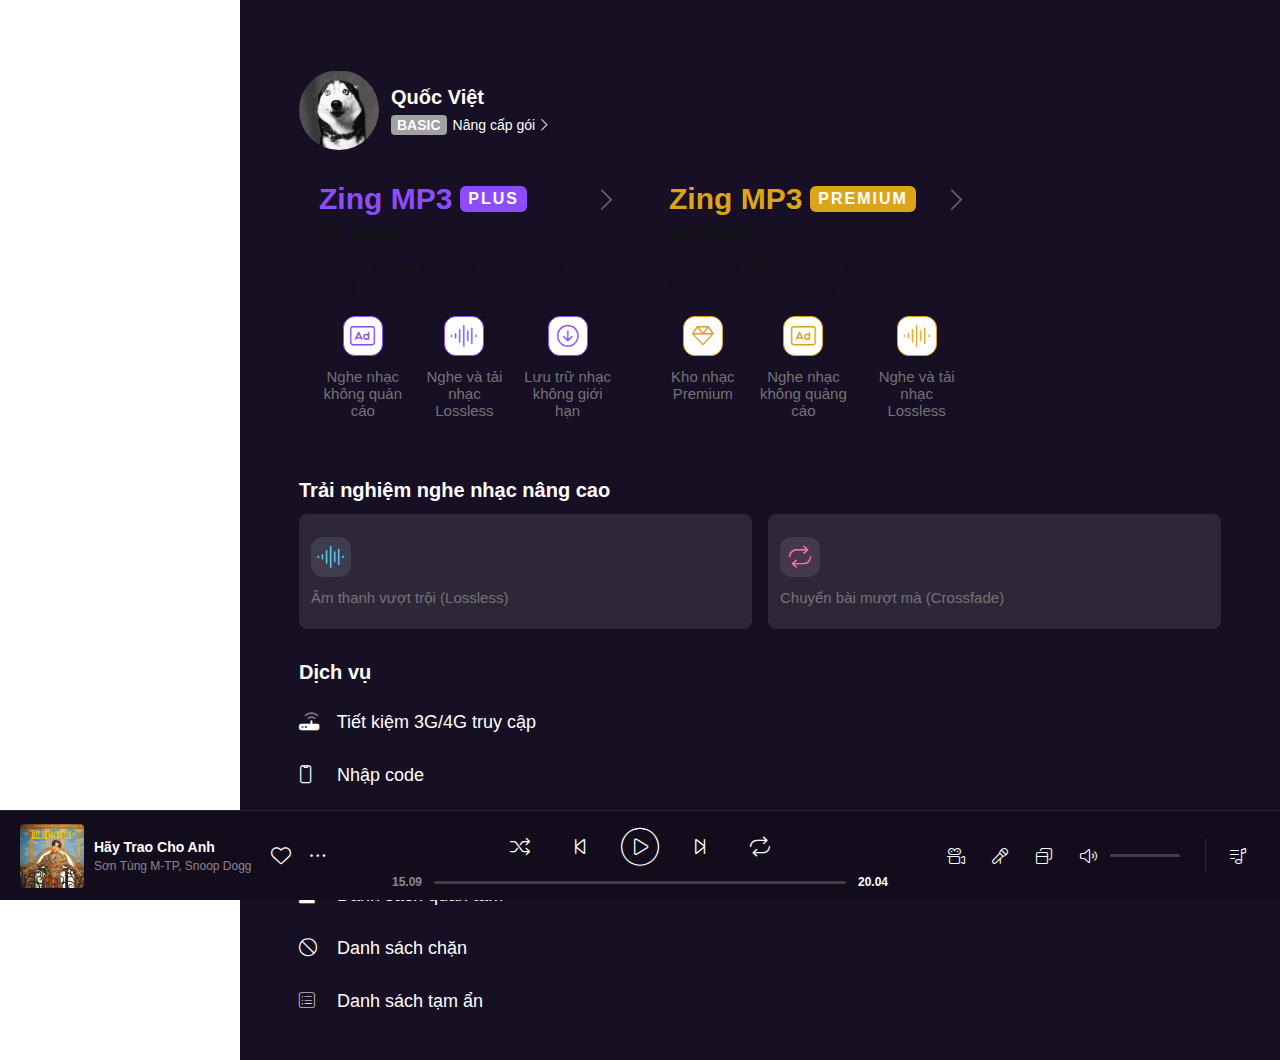
<file: user-mobile.html>
<!DOCTYPE html>
<html lang="en">
<head>
    <meta charset="UTF-8">
    <meta name="viewport" content="width=device-width, initial-scale=1.0">
    <title>Zing MP3 | Cá nhân</title>
    <link rel="stylesheet" href="assets/css/base.css">
    <link rel="stylesheet" href="assets/css/main.css">
    <link rel="stylesheet" href="assets/css/user-mobile.css">
    <link rel="stylesheet" href="assets/css/responsive.css">
    <link rel="stylesheet" href="assets/fonts/fontawesome.com/releases/v6.4.2/css/all.css">
</head>
<body>
    <div id="app">
        <aside class="sidebar-mobile">
            <div class="sidebar-list-mobile">
                <a href="mymusic.html" class="sidebar-item-mobile">
                    <svg width="24" height="24" viewBox="0 0 24 24" fill="currentColor"><path fill-rule="evenodd" clip-rule="evenodd" d="M6.5 2.75C6.08579 2.75 5.75 3.08579 5.75 3.5C5.75 3.91421 6.08579 4.25 6.5 4.25H17.5C17.9142 4.25 18.25 3.91421 18.25 3.5C18.25 3.08579 17.9142 2.75 17.5 2.75H6.5ZM3 9.5C3 7.42893 4.67893 5.75 6.75 5.75H17.25C19.3211 5.75 21 7.42893 21 9.5V17.5C21 19.5711 19.3211 21.25 17.25 21.25H6.75C4.67893 21.25 3 19.5711 3 17.5V9.5ZM6.75 7.25C5.50736 7.25 4.5 8.25736 4.5 9.5V17.5C4.5 18.7426 5.50736 19.75 6.75 19.75H17.25C18.4926 19.75 19.5 18.7426 19.5 17.5V9.5C19.5 8.25736 18.4926 7.25 17.25 7.25H6.75ZM13.666 8.87596C13.4359 8.72253 13.14 8.70823 12.8961 8.83874C12.6522 8.96926 12.5 9.2234 12.5 9.5V13.0499C12.125 12.8581 11.7001 12.75 11.25 12.75C9.73122 12.75 8.5 13.9812 8.5 15.5C8.5 17.0188 9.73122 18.25 11.25 18.25C12.6911 18.25 13.8733 17.1415 13.9905 15.7307C13.9967 15.6916 14 15.6515 14 15.6107V15.5V10.9014L15.084 11.624C15.4286 11.8538 15.8943 11.7607 16.124 11.416C16.3538 11.0714 16.2607 10.6057 15.916 10.376L13.666 8.87596ZM12.5 15.5C12.5 14.8096 11.9404 14.25 11.25 14.25C10.5596 14.25 10 14.8096 10 15.5C10 16.1904 10.5596 16.75 11.25 16.75C11.9404 16.75 12.5 16.1904 12.5 15.5Z" fill-opacity="0.8"></path></svg>
                    <span class="item__name-mobile">Thư viện</span>
                </a>
                <a href="index.html" class="sidebar-item-mobile">
                    <svg width="24" height="24" viewBox="0 0 24 24" fill="currentColor"><path fill-rule="evenodd" clip-rule="evenodd" d="M3.25 12C3.25 7.16751 7.16751 3.25 12 3.25C16.8325 3.25 20.75 7.16751 20.75 12C20.75 16.8325 16.8325 20.75 12 20.75C7.16751 20.75 3.25 16.8325 3.25 12ZM12 1.75C6.33908 1.75 1.75 6.33908 1.75 12C1.75 17.6609 6.33908 22.25 12 22.25C17.6609 22.25 22.25 17.6609 22.25 12C22.25 6.33908 17.6609 1.75 12 1.75ZM9.25 12C9.25 10.4812 10.4812 9.25 12 9.25C13.5188 9.25 14.75 10.4812 14.75 12C14.75 13.5188 13.5188 14.75 12 14.75C10.4812 14.75 9.25 13.5188 9.25 12ZM12 7.75C9.65279 7.75 7.75 9.65279 7.75 12C7.75 14.3472 9.65279 16.25 12 16.25C14.3472 16.25 16.25 14.3472 16.25 12C16.25 9.65279 14.3472 7.75 12 7.75Z" fill-opacity="0.8"></path></svg>
                    <span class="item__name-mobile">Khám phá</span>
                </a>
                <a href="zingchart.html" class="sidebar-item-mobile">
                    <svg width="24" height="24" viewBox="0 0 24 24" fill="currentColor"><path fill-rule="evenodd" clip-rule="evenodd" d="M1.76078 11.5281C2.0086 6.08576 6.49865 1.75 12.0018 1.75C14.0559 1.75 15.971 2.35489 17.5759 3.39648C17.9234 3.62198 18.0222 4.08645 17.7967 4.4339C17.5712 4.78136 17.1068 4.88023 16.7593 4.65473C15.3901 3.76614 13.7574 3.25 12.0018 3.25C7.30422 3.25 3.47074 6.95138 3.25923 11.5963C3.24039 12.0101 2.88968 12.3303 2.47589 12.3114C2.06211 12.2926 1.74194 11.9419 1.76078 11.5281ZM21.5275 11.6871C21.9413 11.7057 22.2617 12.0563 22.243 12.4701C21.998 17.9149 17.5067 22.2536 12.0018 22.2536C9.89696 22.2536 7.93821 21.6184 6.30952 20.5292C5.9652 20.299 5.87274 19.8332 6.103 19.4889C6.33327 19.1446 6.79905 19.0521 7.14337 19.2824C8.53298 20.2117 10.203 20.7536 12.0018 20.7536C16.7009 20.7536 20.5354 17.0497 20.7445 12.4026C20.7632 11.9888 21.1137 11.6685 21.5275 11.6871ZM20.7535 8.05986C20.7535 7.40256 20.2207 6.86972 19.5634 6.86972C18.9061 6.86972 18.3732 7.40256 18.3732 8.05986C18.3732 8.71715 18.9061 9.25 19.5634 9.25C20.2207 9.25 20.7535 8.71715 20.7535 8.05986ZM19.5634 5.36972C21.0491 5.36972 22.2535 6.57413 22.2535 8.05986C22.2535 9.54558 21.0491 10.75 19.5634 10.75C19.1208 10.75 18.7031 10.6431 18.3349 10.4537L15.5083 14.5112C15.3814 14.6933 15.1803 14.8099 14.9592 14.8295C14.738 14.8491 14.5196 14.7698 14.3626 14.6128L13.3637 13.6139L12.2257 15.3202C12.0906 15.5227 11.8658 15.6471 11.6225 15.6538C11.3793 15.6605 11.1478 15.5488 11.0018 15.3542L9.05228 12.7558L6.78385 15.0242C6.75187 15.0562 6.71772 15.0847 6.68188 15.1097C6.80299 15.4073 6.86972 15.7328 6.86972 16.074C6.86972 17.4877 5.72363 18.6338 4.30986 18.6338C2.89609 18.6338 1.75 17.4877 1.75 16.074C1.75 14.6602 2.89609 13.5141 4.30986 13.5141C4.83856 13.5141 5.32983 13.6744 5.73772 13.949L8.60299 11.0837C8.75671 10.93 8.96957 10.8506 9.18642 10.8659C9.40327 10.8813 9.60278 10.9901 9.73324 11.164L11.5657 13.6064L12.6234 12.0207C12.748 11.8338 12.9499 11.7126 13.1735 11.6905C13.3971 11.6684 13.6188 11.7477 13.7776 11.9065L14.7897 12.9186L17.2351 9.40829C17.005 9.01185 16.8732 8.55124 16.8732 8.05986C16.8732 6.57413 18.0777 5.36972 19.5634 5.36972ZM4.30986 15.0141C4.8952 15.0141 5.36972 15.4886 5.36972 16.074C5.36972 16.6593 4.8952 17.1338 4.30986 17.1338C3.72452 17.1338 3.25 16.6593 3.25 16.074C3.25 15.4886 3.72452 15.0141 4.30986 15.0141Z" fill="#currentColor" fill-opacity="0.8"></path></svg>
                    <span class="item__name-mobile">#zingchart</span>
                </a>
                <a href="radio.html" class="sidebar-item-mobile">
                    <svg width="24" height="24" viewBox="0 0 24 24" fill="currentColor"><path fill-rule="evenodd" clip-rule="evenodd" d="M11.8722 2.67978C11.911 3.09217 11.6082 3.45794 11.1958 3.49675C6.88011 3.90291 3.5 7.54519 3.5 11.98C3.5 16.6875 7.30771 20.501 12.0014 20.501C16.6952 20.501 20.5029 16.6875 20.5029 11.98C20.5029 10.3767 20.0618 8.87895 19.2951 7.59953C19.0822 7.24422 19.1976 6.78359 19.5529 6.57068C19.9082 6.35777 20.3688 6.4732 20.5818 6.82851C21.4842 8.33451 22.0029 10.0978 22.0029 11.98C22.0029 17.513 17.5266 22.001 12.0014 22.001C6.4763 22.001 2 17.513 2 11.98C2 6.76649 5.9737 2.48158 11.0553 2.00335C11.4676 1.96454 11.8334 2.26739 11.8722 2.67978ZM11.8656 6.19339C11.9286 6.60278 11.6479 6.98576 11.2385 7.0488C8.85318 7.4161 7.02419 9.48361 7.02419 11.9799C7.02419 13.3678 7.58856 14.622 8.50124 15.527C8.79536 15.8186 8.79736 16.2935 8.50571 16.5876C8.21405 16.8818 7.73918 16.8838 7.44506 16.5921C6.25964 15.4166 5.52419 13.7835 5.52419 11.9799C5.52419 8.73441 7.90208 6.04487 11.0102 5.56627C11.4196 5.50323 11.8026 5.784 11.8656 6.19339ZM16.7493 8.68305C17.1175 8.49328 17.5698 8.63791 17.7595 9.00609C18.2192 9.89782 18.4783 10.9096 18.4783 11.9799C18.4783 15.5622 15.58 18.469 12.0013 18.469C11.5871 18.469 11.2513 18.1333 11.2513 17.719C11.2513 17.3048 11.5871 16.969 12.0013 16.969C14.7485 16.969 16.9783 14.7368 16.9783 11.9799C16.9783 11.1542 16.7788 10.3774 16.4262 9.69332C16.2365 9.32514 16.3811 8.87282 16.7493 8.68305ZM14.3787 2.2439C13.9763 2.14558 13.5704 2.39207 13.4721 2.79444C13.4513 2.87927 13.4459 2.96425 13.4541 3.04647V9.4046C13.0253 9.16142 12.5297 9.02255 12.0013 9.02255C10.3691 9.02255 9.04861 10.3481 9.04861 11.9799C9.04861 13.6117 10.3691 14.9373 12.0013 14.9373C13.6336 14.9373 14.9541 13.6117 14.9541 11.9799C14.9541 11.9479 14.9535 11.916 14.9525 11.8842C14.9536 11.8681 14.9541 11.8519 14.9541 11.8355V3.98669C15.7486 4.28167 16.4875 4.69246 17.1504 5.19895C17.4795 5.45044 17.9502 5.3875 18.2017 5.05837C18.4532 4.72924 18.3902 4.25855 18.0611 4.00706C16.9849 3.18473 15.7363 2.57565 14.3787 2.2439ZM12.0013 10.5225C11.2005 10.5225 10.5486 11.1735 10.5486 11.9799C10.5486 12.7863 11.2005 13.4373 12.0013 13.4373C12.8022 13.4373 13.4541 12.7863 13.4541 11.9799C13.4541 11.1735 12.8022 10.5225 12.0013 10.5225Z" fill-opacity="0.8"></path></svg>
                    <span class="item__name-mobile">Radio</span>
                </a>
                <a href="user-mobile.html" class="sidebar-item-mobile sidebar-item-mobile--active">
                    <i class="fa-light fa-user"></i>
                    <span class="item__name-mobile">Cá nhân</span>
                </a>
            </div>
        </aside>

        <div id="container-primary">
            <div class="container__page-home user-mobile">
                <div class="container__header-mobile">
                    <h3 class="title-mobile">Cá nhân</h3>
                    <div class="option-mobile">
                        <button class="option-mobile__item setting">
                            <i class="fa-light fa-gear"></i>
                            <div class="child-function setting">
                                <h2 class="mobile-title">
                                    <i class="fa-light fa-arrow-left"></i>
                                    Thiết lập
                                </h2>
                                <ul class="setting-mobile-list">
                                    <li class="setting-mobile-item">
                                        <div class="setting-mobile-item__left">
                                            <i class="fa-regular fa-circle-play"></i>
                                            <span>Trình phát nhạc</span>
                                        </div>
                                        <div class="setting-mobile-item__right">
                                            <i class="fa-light fa-chevron-right"></i>
                                        </div>
                                    </li>
                                    <li class="setting-mobile-item">
                                        <div class="setting-mobile-item__left">
                                            <i class="fa-light fa-circle-arrow-down"></i>
                                            <span>Tải nhạc</span>
                                        </div>
                                        <div class="setting-mobile-item__right">
                                            <i class="fa-light fa-chevron-right"></i>
                                        </div>
                                    </li>
                                    <li class="setting-mobile-item">
                                        <div class="setting-mobile-item__left">
                                            <i class="fa-light fa-album-collection"></i>
                                            <span>Thư viện</span>
                                        </div>
                                        <div class="setting-mobile-item__right">
                                            <i class="fa-light fa-chevron-right"></i>
                                        </div>
                                    </li>
                                    <li class="setting-mobile-item">
                                        <div class="setting-mobile-item__left">
                                            <i class="fa-brands fa-youtube"></i>
                                            <span>Video</span>
                                        </div>
                                        <div class="setting-mobile-item__right">
                                            <i class="fa-light fa-chevron-right"></i>
                                        </div>
                                    </li>
                                    <li class="setting-mobile-item">
                                        <div class="setting-mobile-item__left">
                                            <i class="fa-light fa-headphones"></i>
                                            <span>Tai nghe & Bluetooth</span>
                                        </div>
                                        <div class="setting-mobile-item__right">
                                            <i class="fa-light fa-chevron-right"></i>
                                        </div>
                                    </li>
                                    <li class="setting-mobile-item">
                                        <div class="setting-mobile-item__left">
                                            <i class="fa-light fa-bell"></i>
                                            <span>Thông báo</span>
                                        </div>
                                        <div class="setting-mobile-item__right">
                                            <i class="fa-light fa-chevron-right"></i>
                                        </div>
                                    </li>
                                    <li class="setting-mobile-item">
                                        <div class="setting-mobile-item__left">
                                            <i class="fa-light fa-moon"></i>
                                            <span>Giao diện</span>
                                        </div>
                                        <div class="setting-mobile-item__right">
                                            <i class="fa-light fa-chevron-right"></i>
                                        </div>
                                    </li>
                                </ul>
                                <div class="sidebar-divide mobile"></div>
                                <ul class="setting-mobile-list">
                                    <li class="setting-mobile-item">
                                        <div class="setting-mobile-item__left">
                                            <i class="fa-light fa-circle-info"></i>
                                            <span>Phiên bản</span>
                                        </div>
                                        <div class="setting-mobile-item__right">
                                            <span class="version">23.10</span>
                                        </div>
                                    </li>
                                    <li class="setting-mobile-item">
                                        <div class="setting-mobile-item__left">
                                            <i class="fa-light fa-circle-question"></i>
                                            <span>Trợ giúp và báo lỗi</span>
                                        </div>
                                        <div class="setting-mobile-item__right">
                                            <i class="fa-light fa-chevron-right"></i>
                                        </div>
                                    </li>
                                    <li class="setting-mobile-item">
                                        <div class="setting-mobile-item__left">
                                            <i class="fa-light fa-star"></i>
                                            <span>Bình chọn cho Zing MP3</span>
                                        </div>
                                    </li>
                                    <li class="setting-mobile-item">
                                        <div class="setting-mobile-item__left">
                                            <i class="fa-light fa-file-lines"></i>
                                            <span>Điều khoản và dịch vụ</span>
                                        </div>
                                    </li>
                                    <li class="setting-mobile-item">
                                        <div class="setting-mobile-item__left">
                                            <i class="fa-light fa-shield-check"></i>
                                            <span>Chính sách bảo mật</span>
                                        </div>
                                    </li>
                                </ul>
                                <div class="sidebar-divide mobile"></div>
                                <ul class="setting-mobile-list">
                                    <li class="setting-mobile-item">
                                        <div class="setting-mobile-item__left">
                                            <i class="fa-light fa-circle-ellipsis"></i>
                                            <span>Khác</span>
                                        </div>
                                    </li>
                                    <li class="setting-mobile-item">
                                        <div class="setting-mobile-item__left">
                                            <i class="fa-light fa-right-from-bracket"></i>
                                            <span>Đăng xuất</span>
                                        </div>
                                    </li>
                                </ul>
                            </div>
                        </button>
                        <button class="option-mobile__item bell">
                            <i class="fa-light fa-bell"></i>
                            <div class="child-function bell">
                                <h2 class="mobile-title">
                                    <i class="fa-light fa-arrow-left"></i>
                                    Hôm nay nghe gì
                                </h2>
                                <div class="notification-mobile-list">
                                    <div class="notification-mobile-item">
                                        <figure>
                                            <img src="assets/img/1.jpg" alt="" class="notification__image">
                                        </figure>
                                        <div class="notification__content">
                                            <div class="notification__title">
                                                <h3>Nhạc Chill Và Yêu Đời</h3>
                                                <div class="dots"></div>
                                                <span>4 giờ</span>
                                            </div>
                                            <p class="notification__desciption">Ở đây có liều thuốc âm nhạc giúp bạn "say bye" những muộn phiền của bản thân</p>
                                        </div>
                                    </div>
                                    <div class="notification-mobile-item">
                                        <figure>
                                            <img src="assets/img/1.jpg" alt="" class="notification__image">
                                        </figure>
                                        <div class="notification__content">
                                            <div class="notification__title">
                                                <h3>Nhạc Chill Và Yêu Đời</h3>
                                                <div class="dots"></div>
                                                <span>4 giờ</span>
                                            </div>
                                            <p class="notification__desciption">Ở đây có liều thuốc âm nhạc giúp bạn "say bye" những muộn phiền của bản thân</p>
                                        </div>
                                    </div>
                                    <div class="notification-mobile-item">
                                        <figure>
                                            <img src="assets/img/1.jpg" alt="" class="notification__image">
                                        </figure>
                                        <div class="notification__content">
                                            <div class="notification__title">
                                                <h3>Nhạc Chill Và Yêu Đời</h3>
                                                <div class="dots"></div>
                                                <span>4 giờ</span>
                                            </div>
                                            <p class="notification__desciption">Ở đây có liều thuốc âm nhạc giúp bạn "say bye" những muộn phiền của bản thân</p>
                                        </div>
                                    </div>
                                    <div class="notification-mobile-item">
                                        <figure>
                                            <img src="assets/img/1.jpg" alt="" class="notification__image">
                                        </figure>
                                        <div class="notification__content">
                                            <div class="notification__title">
                                                <h3>Nhạc Chill Và Yêu Đời</h3>
                                                <div class="dots"></div>
                                                <span>4 giờ</span>
                                            </div>
                                            <p class="notification__desciption">Ở đây có liều thuốc âm nhạc giúp bạn "say bye" những muộn phiền của bản thân</p>
                                        </div>
                                    </div>
                                    <div class="notification-mobile-item">
                                        <figure>
                                            <img src="assets/img/1.jpg" alt="" class="notification__image">
                                        </figure>
                                        <div class="notification__content">
                                            <div class="notification__title">
                                                <h3>Nhạc Chill Và Yêu Đời</h3>
                                                <div class="dots"></div>
                                                <span>4 giờ</span>
                                            </div>
                                            <p class="notification__desciption">Ở đây có liều thuốc âm nhạc giúp bạn "say bye" những muộn phiền của bản thân</p>
                                        </div>
                                    </div>
                                    <div class="notification-mobile-item">
                                        <figure>
                                            <img src="assets/img/1.jpg" alt="" class="notification__image">
                                        </figure>
                                        <div class="notification__content">
                                            <div class="notification__title">
                                                <h3>Nhạc Chill Và Yêu Đời</h3>
                                                <div class="dots"></div>
                                                <span>4 giờ</span>
                                            </div>
                                            <p class="notification__desciption">Ở đây có liều thuốc âm nhạc giúp bạn "say bye" những muộn phiền của bản thân</p>
                                        </div>
                                    </div>
                                    <div class="notification-mobile-item">
                                        <figure>
                                            <img src="assets/img/1.jpg" alt="" class="notification__image">
                                        </figure>
                                        <div class="notification__content">
                                            <div class="notification__title">
                                                <h3>Nhạc Chill Và Yêu Đời</h3>
                                                <div class="dots"></div>
                                                <span>4 giờ</span>
                                            </div>
                                            <p class="notification__desciption">Ở đây có liều thuốc âm nhạc giúp bạn "say bye" những muộn phiền của bản thân</p>
                                        </div>
                                    </div>
                                    <div class="notification-mobile-item">
                                        <figure>
                                            <img src="assets/img/1.jpg" alt="" class="notification__image">
                                        </figure>
                                        <div class="notification__content">
                                            <div class="notification__title">
                                                <h3>Nhạc Chill Và Yêu Đời</h3>
                                                <div class="dots"></div>
                                                <span>4 giờ</span>
                                            </div>
                                            <p class="notification__desciption">Ở đây có liều thuốc âm nhạc giúp bạn "say bye" những muộn phiền của bản thân</p>
                                        </div>
                                    </div>
                                    <div class="notification-mobile-item">
                                        <figure>
                                            <img src="assets/img/1.jpg" alt="" class="notification__image">
                                        </figure>
                                        <div class="notification__content">
                                            <div class="notification__title">
                                                <h3>Nhạc Chill Và Yêu Đời</h3>
                                                <div class="dots"></div>
                                                <span>4 giờ</span>
                                            </div>
                                            <p class="notification__desciption">Ở đây có liều thuốc âm nhạc giúp bạn "say bye" những muộn phiền của bản thân</p>
                                        </div>
                                    </div>
                                    <div class="notification-mobile-item">
                                        <figure>
                                            <img src="assets/img/1.jpg" alt="" class="notification__image">
                                        </figure>
                                        <div class="notification__content">
                                            <div class="notification__title">
                                                <h3>Nhạc Chill Và Yêu Đời</h3>
                                                <div class="dots"></div>
                                                <span>4 giờ</span>
                                            </div>
                                            <p class="notification__desciption">Ở đây có liều thuốc âm nhạc giúp bạn "say bye" những muộn phiền của bản thân</p>
                                        </div>
                                    </div>
                                    <div class="notification-mobile-item">
                                        <figure>
                                            <img src="assets/img/1.jpg" alt="" class="notification__image">
                                        </figure>
                                        <div class="notification__content">
                                            <div class="notification__title">
                                                <h3>Nhạc Chill Và Yêu Đời</h3>
                                                <div class="dots"></div>
                                                <span>4 giờ</span>
                                            </div>
                                            <p class="notification__desciption">Ở đây có liều thuốc âm nhạc giúp bạn "say bye" những muộn phiền của bản thân</p>
                                        </div>
                                    </div>
                                    <div class="notification-mobile-item">
                                        <figure>
                                            <img src="assets/img/1.jpg" alt="" class="notification__image">
                                        </figure>
                                        <div class="notification__content">
                                            <div class="notification__title">
                                                <h3>Nhạc Chill Và Yêu Đời</h3>
                                                <div class="dots"></div>
                                                <span>4 giờ</span>
                                            </div>
                                            <p class="notification__desciption">Ở đây có liều thuốc âm nhạc giúp bạn "say bye" những muộn phiền của bản thân</p>
                                        </div>
                                    </div>
                                    <div class="notification-mobile-item">
                                        <figure>
                                            <img src="assets/img/1.jpg" alt="" class="notification__image">
                                        </figure>
                                        <div class="notification__content">
                                            <div class="notification__title">
                                                <h3>Nhạc Chill Và Yêu Đời</h3>
                                                <div class="dots"></div>
                                                <span>4 giờ</span>
                                            </div>
                                            <p class="notification__desciption">Ở đây có liều thuốc âm nhạc giúp bạn "say bye" những muộn phiền của bản thân</p>
                                        </div>
                                    </div>
                                    <div class="notification-mobile-item">
                                        <figure>
                                            <img src="assets/img/1.jpg" alt="" class="notification__image">
                                        </figure>
                                        <div class="notification__content">
                                            <div class="notification__title">
                                                <h3>Nhạc Chill Và Yêu Đời</h3>
                                                <div class="dots"></div>
                                                <span>4 giờ</span>
                                            </div>
                                            <p class="notification__desciption">Ở đây có liều thuốc âm nhạc giúp bạn "say bye" những muộn phiền của bản thân</p>
                                        </div>
                                    </div>
                                    <div class ="notification-mobile-item">
                                        <figure>
                                            <img src="assets/img/1.jpg" alt="" class="notification__image">
                                        </figure>
                                        <div class="notification__content">
                                            <div class="notification__title">
                                                <h3>Nhạc Chill Và Yêu Đời</h3>
                                                <div class="dots"></div>
                                                <span>4 giờ</span>
                                            </div>
                                            <p class="notification__desciption">Ở đây có liều thuốc âm nhạc giúp bạn "say bye" những muộn phiền của bản thân</p>
                                        </div>
                                    </div>
                                    <div class="notification-mobile-item">
                                        <figure>
                                            <img src="assets/img/1.jpg" alt="" class="notification__image">
                                        </figure>
                                        <div class="notification__content">
                                            <div class="notification__title">
                                                <h3>Nhạc Chill Và Yêu Đời</h3>
                                                <div class="dots"></div>
                                                <span>4 giờ</span>
                                            </div>
                                            <p class="notification__desciption">Ở đây có liều thuốc âm nhạc giúp bạn "say bye" những muộn phiền của bản thân</p>
                                        </div>
                                    </div>
                                </div>
                            </div>
                        </button>
                        <button class="option-mobile__item search">
                            <i class="fa-light fa-magnifying-glass"></i>
                            <form action="" class="container-search-mobile">
                                <input type="text" placeholder="Tìm kiếm bài hát..." name="" id="" class="search-mobile__input">
                                <a href="">
                                    <i class="fa-light fa-magnifying-glass"></i>
                                </a>
                            </form>
                        </button>
                    </div>
                </div>
                <div class="container__user-mobile">
                    <div class="user__account user-mobile">
                        <div class="account__info user-mobile">
                            <figure>
                                <img src="assets/img/avatar.jpg" alt="" class="account__img">
                            </figure>
                            <div class="info__right">
                                <p class="account__name user-mobile">Quốc Việt</p>
                                <div class="package-option">
                                    <div class="package-type user-mobile">BASIC</div>
                                    <span class="package-update-text">
                                        Nâng cấp gói
                                        <i class="fa-light fa-chevron-right"></i>
                                    </span>
                                    <div class="child-function package-update" style="padding: 0 16px;">
                                        <div class="exit">
                                            <i class="fa-light fa-xmark"></i>
                                        </div>
                                        <h3 class="container-pakage-update__title">Âm nhạc không giới hạn</h3>
                                        <div class="container-pakage-update__option">
                                            <a href="#" class="container-pakage-update__label">Gói của tôi</a>
                                            <a href="#" class="container-pakage-update__label container-pakage-update__label--active">Mua gói</a>
                                        </div>
                                        <div class="package-row">
                                            <div class="container__package mobile bg1" style="margin-bottom: 16px;">
                                                <div class="package__header user-mobile">
                                                    <div class="package__header-left">
                                                        <span class="package__header-name user-mobile">Zing MP3</span>
                                                        <div class="package-type plus user-mobile" style="font-size: 1.2rem;">PLUS</div>
                                                    </div>
                                                </div>
                                                <h3 class="package__title user-mobile">19,000đ</h3>
                                                <ul class="preferential-description__list">
                                                    <li class="preferential-description__item">Nghe nhạc không quảng cáo</li>
                                                    <li class="preferential-description__item">Nghe và tải nhạc chất lượng Lossless</li>
                                                    <li class="preferential-description__item">Nghe nhạc nâng cao (Crossfade, Gapless)</li>
                                                </ul>
                                                <a href="" class="package-view__btn plus">Xem gói</a>
                                            </div>
                                            <div class="child-function child-package plus" style="padding: 0 16px; max-height: calc(100vh + 65px); top: 0;">
                                                <div class="child-package__header">
                                                    <i class="fa-light fa-arrow-left"></i>
                                                    <a href="" class="child-packge__option plus child-packge__option--active" style="margin-right: 48px;">Plus</a>
                                                    <a href="" class="child-packge__option premium">Premium</a>
                                                </div>
                                                <div class="child-package__title">
                                                    <div class="package__header user-mobile" style="align-items: center; justify-content: start;">
                                                        <span class="package__header-name user-mobile" style="font-size: 4rem;">Zing MP3</span>
                                                        <div class="package-type plus user-mobile" style="font-size: 2rem;">PLUS</div>
                                                    </div>
                                                    <p class="package__description user-mobile" style="text-align: center; color: #ccc; font-size: 1.6rem; margin-top: 8px;">Nghe nhạc với chất lượng cao nhất, không quản cáo</p>
                                                </div>
                                                <div class="child-package__list">
                                                    <div class="chil-package__col c-5-5">
                                                        <div class="child-package__link child-package__link--active plus">
                                                            <span class="child-package__time child-package__time--active plus">1 Tháng</span>
                                                            <h3 class="package__title user-mobile">19,000đ</h3>
                                                            <span class="package__title-old">29,000đ</span>
                                                        </div>
                                                    </div>
                                                    <div class="chil-package__col c-5-5">
                                                        <div class="child-package__link">
                                                            <span class="child-package__time">6 Tháng</span>
                                                            <h3 class="package__title user-mobile">99,000đ</h3>
                                                            <span class="package__title-old">174,000đ</span>
                                                            <div class="child-package__node plus">TIẾT KIỆM 45%</div>
                                                        </div>
                                                    </div>
                                                    <div class="chil-package__col c-5-5">
                                                        <div class="child-package__link">
                                                            <span class="child-package__time">12 Tháng</span>
                                                            <h3 class="package__title user-mobile">169,000đ</h3>
                                                            <span class="package__title-old">348,000đ</span>
                                                            <div class="child-package__node plus">TIẾT KIỆM 50%</div>
                                                        </div>
                                                    </div>
                                                </div>
                                                <ul class="child-package__monopoly">
                                                    <h3 class="child-package__monopoly-title">Đặc quyền Plus</h3>
                                                    <li class="child-package__monopoly-item">
                                                        <div class="child-package__monopoly-item__left">
                                                            <div class="preferential-icon plus" style="margin: 0 12px 0 0;">
                                                                <i class="fa-light fa-rectangle-ad"></i>
                                                            </div>
                                                            <p class="preferential-description" style="font-size: 1.8rem; color: var(--while-color);">Nghe nhạc không quảng cáo</p>
                                                        </div>
                                                        <i class="fa-light fa-chevron-right"></i>
                                                    </li>
                                                    <li class="child-package__monopoly-item">
                                                        <div class="child-package__monopoly-item__left">
                                                            <div class="preferential-icon plus" style="margin: 0 12px 0 0;">
                                                                <i class="fa-light fa-waveform-lines"></i>
                                                            </div>
                                                            <p class="preferential-description" style="font-size: 1.8rem; color: var(--while-color);">Nghe và tải nhạc Lossless</p>
                                                        </div>
                                                        <i class="fa-light fa-chevron-right"></i>
                                                    </li>
                                                    <li class="child-package__monopoly-item">
                                                        <div class="child-package__monopoly-item__left">
                                                            <div class="preferential-icon plus" style="margin: 0 12px 0 0;">
                                                                <i class="fa-light fa-circle-arrow-down"></i>
                                                            </div>
                                                            <p class="preferential-description" style="font-size: 1.8rem; color: var(--while-color);">Lưu trữ nhạc không giới hạn</p>
                                                        </div>
                                                        <i class="fa-light fa-chevron-right"></i>
                                                    </li>
                                                    <li class="child-package__monopoly-item">
                                                        <div class="child-package__monopoly-item__left">
                                                            <div class="preferential-icon plus" style="margin: 0 12px 0 0;">
                                                                <i class="fa-light fa-sliders-up"></i>
                                                            </div>
                                                            <p class="preferential-description" style="font-size: 1.8rem; color: var(--while-color);">Tính năng nghe nhạc nâng cao</p>
                                                        </div>
                                                        <i class="fa-light fa-chevron-right"></i>
                                                    </li>
                                                    <li class="child-package__monopoly-item">
                                                        <div class="child-package__monopoly-item__left">
                                                            <div class="preferential-icon plus" style="margin: 0 12px 0 0;">
                                                                <i class="fa-light fa-cloud-arrow-up"></i>
                                                            </div>
                                                            <p class="preferential-description" style="font-size: 1.8rem; color: var(--while-color);">Mở khóa tính năng Upload</p>
                                                        </div>
                                                        <i class="fa-light fa-chevron-right"></i>
                                                    </li>
                                                </ul>
                                                <p class="child-package__description">
                                                    Phí dịch vụ sẽ được thanh toán qua tài khoản iTunes/CH Play khi xác nhận đăng ký dịch vụ. Thuê bao dịch vụ sẽ tự động gia hạn trừ khi chế độ tự động gia hạn bị tắt tối thiểu 24 giờ trước khi thời hạn sử dụng dịch vụ chấm dứt. Người dùng có thể tắt chế độ tự động gia hạn bất kỳ lúc nào.
                                                    <a href="#">Liên hệ hỗ trợ</a>
                                                </p>
                                                <a href="#" class="package-view__btn plus" style="margin-bottom: 16px;">NHẬN NGAY ƯU ĐÃI</a>
                                            </div>
                                        </div>
                                        <div class="package-row">
                                            <div class="container__package mobile bg2">
                                                <div class="package__header user-mobile">
                                                    <div class="package__header-left">
                                                        <span class="package__header-name premium user-mobile">Zing MP3</span>
                                                        <div class="package-type premium user-mobile" style="font-size: 1.2rem;">PREMIUM</div>
                                                    </div>
                                                </div>
                                                <h3 class="package__title user-mobile">49,000đ</h3>
                                                <ul class="preferential-description__list">
                                                    <li class="preferential-description__item">Kho nhạc độc quyền</li>
                                                    <li class="preferential-description__item">Nghe nhạc không quảng cáo</li>
                                                    <li class="preferential-description__item">Nghe và tải nhạc chất lượng Lossless</li>
                                                    <li class="preferential-description__item">Nghe nhạc nâng cao (Crossfade, Gapless)</li>
                                                </ul>
                                                <a href="" class="package-view__btn premium">Xem gói</a>
                                            </div>
                                            <div class="child-function child-package premium" style="padding: 0 16px; max-height: calc(100vh + 65px); top: 0;">
                                                <div class="child-package__header">
                                                    <i class="fa-light fa-arrow-left"></i>
                                                    <a href="" class="child-packge__option plus" style="margin-right: 48px;">Plus</a>
                                                    <a href="" class="child-packge__option premium child-packge__option--active">Premium</a>
                                                </div>
                                                <div class="child-package__title">
                                                    <div class="package__header user-mobile" style="align-items: center; justify-content: start;">
                                                        <span class="package__header-name premium user-mobile " style="font-size: 4rem;">Zing MP3</span>
                                                        <div class="package-type premium user-mobile" style="font-size: 2rem;">PREMIUM</div>
                                                    </div>
                                                    <p class="package__description user-mobile" style="text-align: center; color: #ccc; font-size: 1.6rem; margin-top: 8px;">Toàn bộ đặc quyền Plus cùng kho nhạc Premium</p>
                                                </div>
                                                <div class="child-package__list">
                                                    <div class="chil-package__col c-5-5">
                                                        <div class="child-package__link child-package__link--active premium">
                                                            <span class="child-package__time child-package__time--active premium">1 Tháng</span>
                                                            <h3 class="package__title user-mobile">49,000đ</h3>
                                                            <span class="package__title-old">59,000đ</span>
                                                        </div>
                                                    </div>
                                                    <div class="chil-package__col c-5-5">
                                                        <div class="child-package__link">
                                                            <span class="child-package__time">6 Tháng</span>
                                                            <h3 class="package__title user-mobile">279,000đ</h3>
                                                            <span class="package__title-old">354,000đ</span>
                                                            <div class="child-package__node premium">TIẾT KIỆM 20%</div>
                                                        </div>
                                                    </div>
                                                    <div class="chil-package__col c-5-5">
                                                        <div class="child-package__link">
                                                            <span class="child-package__time">12 Tháng</span>
                                                            <h3 class="package__title user-mobile">499,000đ</h3>
                                                            <span class="package__title-old">708,000đ</span>
                                                            <div class="child-package__node premium">TIẾT KIỆM 30%</div>
                                                        </div>
                                                    </div>
                                                    <div class="chil-package__col c-5-5">
                                                        <div class="child-package__link">
                                                            <span class="child-package__time">1 Tháng Family</span>
                                                            <h3 class="package__title user-mobile">89,000đ</h3>
                                                            <span class="package__title-old">534,000đ</span>
                                                            <div class="child-package__node premium">SIÊU TIẾT KIỆM</div>
                                                        </div>
                                                    </div>
                                                </div>
                                                <ul class="child-package__monopoly">
                                                    <h3 class="child-package__monopoly-title">Đặc quyền Premium</h3>
                                                    <li class="child-package__monopoly-item">
                                                        <div class="child-package__monopoly-item__left">
                                                            <div class="preferential-icon premium" style="margin: 0 12px 0 0;">
                                                                <i class="fa-light fa-gem"></i>
                                                            </div>
                                                            <p class="preferential-description" style="font-size: 1.8rem; color: var(--while-color);">Kho nhạc premium</p>
                                                        </div>
                                                        <i class="fa-light fa-chevron-right"></i>
                                                    </li>
                                                    <li class="child-package__monopoly-item">
                                                        <div class="child-package__monopoly-item__left">
                                                            <div class="preferential-icon premium" style="margin: 0 12px 0 0;">
                                                                <i class="fa-light fa-rectangle-ad"></i>
                                                            </div>
                                                            <p class="preferential-description" style="font-size: 1.8rem; color: var(--while-color);">Nghe nhạc không quảng cáo</p>
                                                        </div>
                                                        <i class="fa-light fa-chevron-right"></i>
                                                    </li>
                                                    <li class="child-package__monopoly-item">
                                                        <div class="child-package__monopoly-item__left">
                                                            <div class="preferential-icon premium" style="margin: 0 12px 0 0;">
                                                                <i class="fa-light fa-waveform-lines"></i>
                                                            </div>
                                                            <p class="preferential-description" style="font-size: 1.8rem; color: var(--while-color);">Nghe và tải nhạc Lossless</p>
                                                        </div>
                                                        <i class="fa-light fa-chevron-right"></i>
                                                    </li>
                                                    <li class="child-package__monopoly-item">
                                                        <div class="child-package__monopoly-item__left">
                                                            <div class="preferential-icon premium" style="margin: 0 12px 0 0;">
                                                                <i class="fa-light fa-circle-arrow-down"></i>
                                                            </div>
                                                            <p class="preferential-description" style="font-size: 1.8rem; color: var(--while-color);">Lưu trữ nhạc không giới hạn</p>
                                                        </div>
                                                        <i class="fa-light fa-chevron-right"></i>
                                                    </li>
                                                    <li class="child-package__monopoly-item">
                                                        <div class="child-package__monopoly-item__left">
                                                            <div class="preferential-icon premium" style="margin: 0 12px 0 0;">
                                                                <i class="fa-light fa-sliders-up"></i>
                                                            </div>
                                                            <p class="preferential-description" style="font-size: 1.8rem; color: var(--while-color);">Tính năng nghe nhạc nâng cao</p>
                                                        </div>
                                                        <i class="fa-light fa-chevron-right"></i>
                                                    </li>
                                                    <li class="child-package__monopoly-item">
                                                        <div class="child-package__monopoly-item__left">
                                                            <div class="preferential-icon premium" style="margin: 0 12px 0 0;">
                                                                <i class="fa-light fa-cloud-arrow-up"></i>
                                                            </div>
                                                            <p class="preferential-description" style="font-size: 1.8rem; color: var(--while-color);">Mở khóa tính năng Upload</p>
                                                        </div>
                                                        <i class="fa-light fa-chevron-right"></i>
                                                    </li>
                                                </ul>
                                                <p class="child-package__description">
                                                    Phí dịch vụ sẽ được thanh toán qua tài khoản iTunes/CH Play khi xác nhận đăng ký dịch vụ. Thuê bao dịch vụ sẽ tự động gia hạn trừ khi chế độ tự động gia hạn bị tắt tối thiểu 24 giờ trước khi thời hạn sử dụng dịch vụ chấm dứt. Người dùng có thể tắt chế độ tự động gia hạn bất kỳ lúc nào.
                                                    <a href="#">Liên hệ hỗ trợ</a>
                                                </p>
                                                <a href="#" class="package-view__btn premium" style="margin-bottom: 16px;">MUA GÓI</a>
                                            </div>
                                        </div>
                                    </div>
                                </div>
                            </div>
                        </div>
                        <div class="container__package-list">
                            <div class="package-item c-9-8">
                                <div class="container__package mobile bg1">
                                    <div class="package__header user-mobile">
                                        <div class="package__header-left">
                                            <span class="package__header-name user-mobile">Zing MP3</span>
                                            <div class="package-type plus user-mobile">PLUS</div>
                                        </div>
                                        <i class="fa-light fa-chevron-right"></i>
                                    </div>
                                    <h3 class="package__title user-mobile">19,000đ</h3>
                                    <p class="package__description user-mobile">Nghe nhạc không quản cáo với chất lượng cao nhất</p>
                                    <div class="preferential-list">
                                        <div class="preferential-item center">
                                            <div class="preferential-icon plus">
                                                <i class="fa-light fa-rectangle-ad"></i>
                                            </div>
                                            <p class="preferential-description center">Nghe nhạc không quản cáo</p>
                                        </div>
                                        <div class="preferential-item center">
                                            <div class="preferential-icon plus">
                                                <i class="fa-light fa-waveform-lines"></i>
                                            </div>
                                            <p class="preferential-description center">Nghe và tải nhạc Lossless</p>
                                        </div>
                                        <div class="preferential-item center">
                                            <div class="preferential-icon plus">
                                                <i class="fa-light fa-circle-arrow-down"></i>
                                            </div>
                                            <p class="preferential-description center">Lưu trữ nhạc không giới hạn</p>
                                        </div>
                                    </div>
                                </div>
                                <div class="child-function child-package plus" style="padding: 0 16px;">
                                    <div class="child-package__header">
                                        <i class="fa-light fa-arrow-left"></i>
                                        <a href="" class="child-packge__option plus child-packge__option--active" style="margin-right: 48px;">Plus</a>
                                        <a href="" class="child-packge__option premium">Premium</a>
                                    </div>
                                    <div class="child-package__title">
                                        <div class="package__header user-mobile" style="align-items: center; justify-content: start;">
                                            <span class="package__header-name user-mobile" style="font-size: 4rem;">Zing MP3</span>
                                            <div class="package-type plus user-mobile" style="font-size: 2rem;">PLUS</div>
                                        </div>
                                        <p class="package__description user-mobile" style="text-align: center; color: #ccc; font-size: 1.6rem; margin-top: 8px;">Nghe nhạc với chất lượng cao nhất, không quản cáo</p>
                                    </div>
                                    <div class="child-package__list">
                                        <div class="chil-package__col c-5-5">
                                            <div class="child-package__link child-package__link--active plus">
                                                <span class="child-package__time child-package__time--active plus">1 Tháng</span>
                                                <h3 class="package__title user-mobile">19,000đ</h3>
                                                <span class="package__title-old">29,000đ</span>
                                            </div>
                                        </div>
                                        <div class="chil-package__col c-5-5">
                                            <div class="child-package__link">
                                                <span class="child-package__time">6 Tháng</span>
                                                <h3 class="package__title user-mobile">99,000đ</h3>
                                                <span class="package__title-old">174,000đ</span>
                                                <div class="child-package__node plus">TIẾT KIỆM 45%</div>
                                            </div>
                                        </div>
                                        <div class="chil-package__col c-5-5">
                                            <div class="child-package__link">
                                                <span class="child-package__time">12 Tháng</span>
                                                <h3 class="package__title user-mobile">169,000đ</h3>
                                                <span class="package__title-old">348,000đ</span>
                                                <div class="child-package__node plus">TIẾT KIỆM 50%</div>
                                            </div>
                                        </div>
                                    </div>
                                    <ul class="child-package__monopoly">
                                        <h3 class="child-package__monopoly-title">Đặc quyền Plus</h3>
                                        <li class="child-package__monopoly-item">
                                            <div class="child-package__monopoly-item__left">
                                                <div class="preferential-icon plus" style="margin: 0 12px 0 0;">
                                                    <i class="fa-light fa-rectangle-ad"></i>
                                                </div>
                                                <p class="preferential-description" style="font-size: 1.8rem; color: var(--while-color);">Nghe nhạc không quảng cáo</p>
                                            </div>
                                            <i class="fa-light fa-chevron-right"></i>
                                        </li>
                                        <li class="child-package__monopoly-item">
                                            <div class="child-package__monopoly-item__left">
                                                <div class="preferential-icon plus" style="margin: 0 12px 0 0;">
                                                    <i class="fa-light fa-waveform-lines"></i>
                                                </div>
                                                <p class="preferential-description" style="font-size: 1.8rem; color: var(--while-color);">Nghe và tải nhạc Lossless</p>
                                            </div>
                                            <i class="fa-light fa-chevron-right"></i>
                                        </li>
                                        <li class="child-package__monopoly-item">
                                            <div class="child-package__monopoly-item__left">
                                                <div class="preferential-icon plus" style="margin: 0 12px 0 0;">
                                                    <i class="fa-light fa-circle-arrow-down"></i>
                                                </div>
                                                <p class="preferential-description" style="font-size: 1.8rem; color: var(--while-color);">Lưu trữ nhạc không giới hạn</p>
                                            </div>
                                            <i class="fa-light fa-chevron-right"></i>
                                        </li>
                                        <li class="child-package__monopoly-item">
                                            <div class="child-package__monopoly-item__left">
                                                <div class="preferential-icon plus" style="margin: 0 12px 0 0;">
                                                    <i class="fa-light fa-sliders-up"></i>
                                                </div>
                                                <p class="preferential-description" style="font-size: 1.8rem; color: var(--while-color);">Tính năng nghe nhạc nâng cao</p>
                                            </div>
                                            <i class="fa-light fa-chevron-right"></i>
                                        </li>
                                        <li class="child-package__monopoly-item">
                                            <div class="child-package__monopoly-item__left">
                                                <div class="preferential-icon plus" style="margin: 0 12px 0 0;">
                                                    <i class="fa-light fa-cloud-arrow-up"></i>
                                                </div>
                                                <p class="preferential-description" style="font-size: 1.8rem; color: var(--while-color);">Mở khóa tính năng Upload</p>
                                            </div>
                                            <i class="fa-light fa-chevron-right"></i>
                                        </li>
                                    </ul>
                                    <p class="child-package__description">
                                        Phí dịch vụ sẽ được thanh toán qua tài khoản iTunes/CH Play khi xác nhận đăng ký dịch vụ. Thuê bao dịch vụ sẽ tự động gia hạn trừ khi chế độ tự động gia hạn bị tắt tối thiểu 24 giờ trước khi thời hạn sử dụng dịch vụ chấm dứt. Người dùng có thể tắt chế độ tự động gia hạn bất kỳ lúc nào.
                                        <a href="#">Liên hệ hỗ trợ</a>
                                    </p>
                                    <a href="#" class="package-view__btn plus" style="margin-bottom: 16px;">NHẬN NGAY ƯU ĐÃI</a>
                                </div>
                            </div>
                            <div class="package-item c-9-8">
                                <div class="container__package mobile bg2">
                                    <div class="package__header user-mobile">
                                        <div class="package__header-left">
                                            <span class="package__header-name premium user-mobile">Zing MP3</span>
                                            <div class="package-type premium user-mobile">PREMIUM</div>
                                        </div>
                                        <i class="fa-light fa-chevron-right"></i>
                                    </div>
                                    <h3 class="package__title user-mobile">49,000đ</h3>
                                    <p class="package__description user-mobile">Toàn bộ đặc quyền Plus cùng kho nhạc Premium</p>
                                    <div class="preferential-list">
                                        <div class="preferential-item center">
                                            <div class="preferential-icon premium">
                                                <i class="fa-light fa-gem"></i>
                                            </div>
                                            <p class="preferential-description center">Kho nhạc Premium</p>
                                        </div>
                                        <div class="preferential-item center">
                                            <div class="preferential-icon premium">
                                                <i class="fa-light fa-rectangle-ad"></i>
                                            </div>
                                            <p class="preferential-description center">Nghe nhạc không quảng cáo</p>
                                        </div>
                                        <div class="preferential-item center">
                                            <div class="preferential-icon premium">
                                                <i class="fa-light fa-waveform-lines"></i>
                                            </div>
                                            <p class="preferential-description center">Nghe và tải nhạc Lossless</p>
                                        </div>
                                    </div>
                                </div>
                                <div class="child-function child-package premium" style="padding: 0 16px;">
                                    <div class="child-package__header">
                                        <i class="fa-light fa-arrow-left"></i>
                                        <a href="" class="child-packge__option plus" style="margin-right: 48px;">Plus</a>
                                        <a href="" class="child-packge__option premium child-packge__option--active">Premium</a>
                                    </div>
                                    <div class="child-package__title">
                                        <div class="package__header user-mobile" style="align-items: center; justify-content: start;">
                                            <span class="package__header-name premium user-mobile " style="font-size: 4rem;">Zing MP3</span>
                                            <div class="package-type premium user-mobile" style="font-size: 2rem;">PREMIUM</div>
                                        </div>
                                        <p class="package__description user-mobile" style="text-align: center; color: #ccc; font-size: 1.6rem; margin-top: 8px;">Toàn bộ đặc quyền Plus cùng kho nhạc Premium</p>
                                    </div>
                                    <div class="child-package__list">
                                        <div class="chil-package__col c-5-5">
                                            <div class="child-package__link child-package__link--active premium">
                                                <span class="child-package__time child-package__time--active premium">1 Tháng</span>
                                                <h3 class="package__title user-mobile">49,000đ</h3>
                                                <span class="package__title-old">59,000đ</span>
                                            </div>
                                        </div>
                                        <div class="chil-package__col c-5-5">
                                            <div class="child-package__link">
                                                <span class="child-package__time">6 Tháng</span>
                                                <h3 class="package__title user-mobile">279,000đ</h3>
                                                <span class="package__title-old">354,000đ</span>
                                                <div class="child-package__node premium">TIẾT KIỆM 20%</div>
                                            </div>
                                        </div>
                                        <div class="chil-package__col c-5-5">
                                            <div class="child-package__link">
                                                <span class="child-package__time">12 Tháng</span>
                                                <h3 class="package__title user-mobile">499,000đ</h3>
                                                <span class="package__title-old">708,000đ</span>
                                                <div class="child-package__node premium">TIẾT KIỆM 30%</div>
                                            </div>
                                        </div>
                                        <div class="chil-package__col c-5-5">
                                            <div class="child-package__link">
                                                <span class="child-package__time">1 Tháng Family</span>
                                                <h3 class="package__title user-mobile">89,000đ</h3>
                                                <span class="package__title-old">534,000đ</span>
                                                <div class="child-package__node premium">SIÊU TIẾT KIỆM</div>
                                            </div>
                                        </div>
                                    </div>
                                    <ul class="child-package__monopoly">
                                        <h3 class="child-package__monopoly-title">Đặc quyền Premium</h3>
                                        <li class="child-package__monopoly-item">
                                            <div class="child-package__monopoly-item__left">
                                                <div class="preferential-icon premium" style="margin: 0 12px 0 0;">
                                                    <i class="fa-light fa-gem"></i>
                                                </div>
                                                <p class="preferential-description" style="font-size: 1.8rem; color: var(--while-color);">Kho nhạc premium</p>
                                            </div>
                                            <i class="fa-light fa-chevron-right"></i>
                                        </li>
                                        <li class="child-package__monopoly-item">
                                            <div class="child-package__monopoly-item__left">
                                                <div class="preferential-icon premium" style="margin: 0 12px 0 0;">
                                                    <i class="fa-light fa-rectangle-ad"></i>
                                                </div>
                                                <p class="preferential-description" style="font-size: 1.8rem; color: var(--while-color);">Nghe nhạc không quảng cáo</p>
                                            </div>
                                            <i class="fa-light fa-chevron-right"></i>
                                        </li>
                                        <li class="child-package__monopoly-item">
                                            <div class="child-package__monopoly-item__left">
                                                <div class="preferential-icon premium" style="margin: 0 12px 0 0;">
                                                    <i class="fa-light fa-waveform-lines"></i>
                                                </div>
                                                <p class="preferential-description" style="font-size: 1.8rem; color: var(--while-color);">Nghe và tải nhạc Lossless</p>
                                            </div>
                                            <i class="fa-light fa-chevron-right"></i>
                                        </li>
                                        <li class="child-package__monopoly-item">
                                            <div class="child-package__monopoly-item__left">
                                                <div class="preferential-icon premium" style="margin: 0 12px 0 0;">
                                                    <i class="fa-light fa-circle-arrow-down"></i>
                                                </div>
                                                <p class="preferential-description" style="font-size: 1.8rem; color: var(--while-color);">Lưu trữ nhạc không giới hạn</p>
                                            </div>
                                            <i class="fa-light fa-chevron-right"></i>
                                        </li>
                                        <li class="child-package__monopoly-item">
                                            <div class="child-package__monopoly-item__left">
                                                <div class="preferential-icon premium" style="margin: 0 12px 0 0;">
                                                    <i class="fa-light fa-sliders-up"></i>
                                                </div>
                                                <p class="preferential-description" style="font-size: 1.8rem; color: var(--while-color);">Tính năng nghe nhạc nâng cao</p>
                                            </div>
                                            <i class="fa-light fa-chevron-right"></i>
                                        </li>
                                        <li class="child-package__monopoly-item">
                                            <div class="child-package__monopoly-item__left">
                                                <div class="preferential-icon premium" style="margin: 0 12px 0 0;">
                                                    <i class="fa-light fa-cloud-arrow-up"></i>
                                                </div>
                                                <p class="preferential-description" style="font-size: 1.8rem; color: var(--while-color);">Mở khóa tính năng Upload</p>
                                            </div>
                                            <i class="fa-light fa-chevron-right"></i>
                                        </li>
                                    </ul>
                                    <p class="child-package__description">
                                        Phí dịch vụ sẽ được thanh toán qua tài khoản iTunes/CH Play khi xác nhận đăng ký dịch vụ. Thuê bao dịch vụ sẽ tự động gia hạn trừ khi chế độ tự động gia hạn bị tắt tối thiểu 24 giờ trước khi thời hạn sử dụng dịch vụ chấm dứt. Người dùng có thể tắt chế độ tự động gia hạn bất kỳ lúc nào.
                                        <a href="#">Liên hệ hỗ trợ</a>
                                    </p>
                                    <a href="#" class="package-view__btn premium" style="margin-bottom: 16px;">MUA GÓI</a>
                                </div>
                            </div>
                        </div>
                    </div>

                    <div class="user-section-option">
                        <h4 class="user-section__title">Trải nghiệm nghe nhạc nâng cao</h4>
                        <div class="preferential-list">
                            <div class="preferential-col" style="width: 50%;">
                                <div class="preferential-item hover" style="background-color: rgba(255, 255, 255, 0.1); border-radius: 8px; padding: 12px;">
                                    <div class="preferential-icon waveform">
                                        <i class="fa-light fa-waveform-lines"></i>
                                    </div>
                                    <p class="preferential-description">Âm thanh vượt trội (Lossless)</p>
                                </div>
                                <div class="child-function child-preferential">
                                    <h2 class="mobile-title">
                                        <i class="fa-light fa-arrow-left"></i>
                                        Trình phát nhạc
                                    </h2>
                                    <ul class="child-preferential__list">
                                        <span class="chil-preferential__title">
                                            Chuyển bài
                                            <div class="package-type plus user-mobile" style="font-size: 1rem; padding: 2px 4px; margin-left: 12px;">PLUS</div>
                                        </span>
                                        <li class="child-preferential__item">
                                            <span class="child-preferential__text">Chuyển bài mượt mà (Crossfade)</span>
                                            <input type="checkbox" name="" id="" class="switch-mobile">
                                        </li>
                                        <div class="container-adjustment-bar">
                                            <div class="adjustment-bar"></div>
                                            <span class="status" style="justify-content: center; margin: 24px 0 12px 0;">Tắt</span>
                                        </div>
                                        <li class="child-preferential__item">
                                            <span class="child-preferential__text">
                                                Bỏ qua khoảng lặng (Gapless playback)
                                                <span class="child-preferential__description">Loại bỏ đoạn im lặng khi chuyển bài</span>
                                            </span>
                                            <input type="checkbox" name="" id="" class="switch-mobile">
                                        </li>
                                    </ul>
                                    <div class="sidebar-divide mobile"></div>
                                    <ul class="child-preferential__list">
                                        <span class="chil-preferential__title">Phát nhạc</span>
                                        <li class="child-preferential__item">
                                            <span class="child-preferential__text">Chất lượng phát nhạc trên Wifi</span>
                                            <span class="status">
                                                Cao
                                                <i class="fa-light fa-chevron-right"></i>
                                            </span>
                                        </li>
                                        <li class="child-preferential__item">
                                            <span class="child-preferential__text">Chất lượng phát nhạc trên mạng di động</span>
                                            <span class="status">
                                                Tiêu chuẩn
                                                <i class="fa-light fa-chevron-right"></i>
                                            </span>
                                        </li>
                                        <li class="child-preferential__item">
                                            <span class="child-preferential__text">
                                                Phát nhạc liên tục
                                                <span class="child-preferential__description">Tự động phát các bài hát tượng tự khi hết nhạc để đảm bảo trải nghiệm nghe nhạc liền mạch</span>
                                            </span>
                                            <input type="checkbox" name="" id="" class="switch-mobile">
                                        </li>
                                        <li class="child-preferential__item">
                                            <span class="child-preferential__text">Bộ chỉnh âm</span>
                                            <i class="fa-light fa-chevron-right"></i>
                                        </li>
                                        <li class="child-preferential__item">
                                            <span class="child-preferential__text">Tự động dừng khi app khác phát</span>
                                            <input type="checkbox" name="" id="" class="switch-mobile">
                                        </li>
                                        <li class="child-preferential__item">
                                            <span class="child-preferential__text">To/Nhỏ dần khi tiếp tục/dừng, chuyển bài</span>
                                            <input type="checkbox" name="" id="" class="switch-mobile">
                                        </li>
                                        <li class="child-preferential__item">
                                            <span class="child-preferential__text">Lắc để chuyển bài hát</span>
                                            <input type="checkbox" name="" id="" class="switch-mobile">
                                        </li>
                                        <li class="child-preferential__item">
                                            <span class="child-preferential__text">
                                                Cho phép nội dụng nhạy cảm
                                                <span class="child-preferential__description">Bật để cho phép phát các nội dung được dán nhãn nhạy cảm</span>
                                            </span>
                                            <input type="checkbox" name="" id="" class="switch-mobile">
                                        </li>
                                        <li class="child-preferential__item">
                                            <span class="child-preferential__text">
                                                Phát tiếp nhạc từ lần nghe trước
                                                <span class="child-preferential__description">Khi mở ứng dụng, gợi ý phát tiếp nhạc bạn đã nghe mà không cầm tìm lại</span>
                                            </span>
                                            <input type="checkbox" name="" id="" class="switch-mobile">
                                        </li>
                                        <li class="child-preferential__item">
                                            <span class="child-preferential__text">
                                                Gợi ý phát nhạc giữa các thiết bị
                                                <span class="child-preferential__description">Zing MP3 sẽ gợi ý phát tiếp danh sách nhạc đang phát ở thiết bị khi mở ứng dụng</span>
                                            </span>
                                            <input type="checkbox" name="" id="" class="switch-mobile">
                                        </li>
                                        <li class="child-preferential__item">
                                            <span class="child-preferential__text">
                                                Ảnh nền động
                                                <span class="child-preferential__description">Hiện thị ảnh nền động lặp lại khi phát nhạc</span>
                                            </span>
                                            <input type="checkbox" name="" id="" class="switch-mobile">
                                        </li>
                                    </ul>
                                    <div class="sidebar-divide mobile"></div>
                                    <ul class="child-preferential__list">
                                        <span class="chil-preferential__title">Lời bài hát</span>
                                        <li class="child-preferential__item">
                                            <span class="child-preferential__text">
                                                Karaoke
                                                <span class="child-preferential__description">Chạy và đánh dấu bài hát khi phát nhạc</span>
                                            </span>
                                            <input type="checkbox" name="" id="" class="switch-mobile">
                                        </li>
                                        <li class="child-preferential__item">
                                            <span class="child-preferential__text">
                                                Floating lyrics
                                                <span class="child-preferential__description">Hiển thị lời bài hát trên tất cả các màn hình</span>
                                            </span>
                                            <input type="checkbox" name="" id="" class="switch-mobile">
                                        </li>
                                    </ul>
                                </div>
                            </div>
                            <div class="preferential-col" style="width: 50%;">
                                <div class="preferential-item hover" style="background-color: rgba(255, 255, 255, 0.1); border-radius: 8px; padding: 12px;">
                                    <div class="preferential-icon repeat">
                                        <i class="fa-light fa-arrows-repeat"></i>
                                    </div>
                                    <p class="preferential-description">Chuyển bài mượt mà (Crossfade)</p>
                                </div>
                                <div class="child-function child-preferential">
                                    <h2 class="mobile-title">
                                        <i class="fa-light fa-arrow-left"></i>
                                        Trình phát nhạc
                                    </h2>
                                    <ul class="child-preferential__list">
                                        <span class="chil-preferential__title">
                                            Chuyển bài
                                            <div class="package-type plus user-mobile" style="font-size: 1rem; padding: 2px 4px; margin-left: 12px;">PLUS</div>
                                        </span>
                                        <li class="child-preferential__item">
                                            <span class="child-preferential__text">Chuyển bài mượt mà (Crossfade)</span>
                                            <input type="checkbox" name="" id="" class="switch-mobile">
                                        </li>
                                        <div class="container-adjustment-bar">
                                            <div class="adjustment-bar"></div>
                                            <span class="status" style="display: flex; justify-content: center; margin: 12px 0;">Tắt</span>
                                        </div>
                                        <li class="child-preferential__item">
                                            <span class="child-preferential__text">
                                                Bỏ qua khoảng lặng (Gapless playback)
                                                <span class="child-preferential__description">Loại bỏ đoạn im lặng khi chuyển bài</span>
                                            </span>
                                            <input type="checkbox" name="" id="" class="switch-mobile">
                                        </li>
                                    </ul>
                                    <div class="sidebar-divide mobile"></div>
                                    <ul class="child-preferential__list">
                                        <span class="chil-preferential__title">Phát nhạc</span>
                                        <li class="child-preferential__item">
                                            <span class="child-preferential__text">Chất lượng phát nhạc trên Wifi</span>
                                            <span class="status">
                                                Cao
                                                <i class="fa-light fa-chevron-right"></i>
                                            </span>
                                        </li>
                                        <li class="child-preferential__item">
                                            <span class="child-preferential__text">Chất lượng phát nhạc trên mạng di động</span>
                                            <span class="status">
                                                Tiêu chuẩn
                                                <i class="fa-light fa-chevron-right"></i>
                                            </span>
                                        </li>
                                        <li class="child-preferential__item">
                                            <span class="child-preferential__text">
                                                Phát nhạc liên tục
                                                <span class="child-preferential__description">Tự động phát các bài hát tượng tự khi hết nhạc để đảm bảo trải nghiệm nghe nhạc liền mạch</span>
                                            </span>
                                            <input type="checkbox" name="" id="" class="switch-mobile">
                                        </li>
                                        <li class="child-preferential__item">
                                            <span class="child-preferential__text">Bộ chỉnh âm</span>
                                            <i class="fa-light fa-chevron-right"></i>
                                        </li>
                                        <li class="child-preferential__item">
                                            <span class="child-preferential__text">Tự động dừng khi app khác phát</span>
                                            <input type="checkbox" name="" id="" class="switch-mobile">
                                        </li>
                                        <li class="child-preferential__item">
                                            <span class="child-preferential__text">To/Nhỏ dần khi tiếp tục/dừng, chuyển bài</span>
                                            <input type="checkbox" name="" id="" class="switch-mobile">
                                        </li>
                                        <li class="child-preferential__item">
                                            <span class="child-preferential__text">Lắc để chuyển bài hát</span>
                                            <input type="checkbox" name="" id="" class="switch-mobile">
                                        </li>
                                        <li class="child-preferential__item">
                                            <span class="child-preferential__text">
                                                Cho phép nội dụng nhạy cảm
                                                <span class="child-preferential__description">Bật để cho phép phát các nội dung được dán nhãn nhạy cảm</span>
                                            </span>
                                            <input type="checkbox" name="" id="" class="switch-mobile">
                                        </li>
                                        <li class="child-preferential__item">
                                            <span class="child-preferential__text">
                                                Phát tiếp nhạc từ lần nghe trước
                                                <span class="child-preferential__description">Khi mở ứng dụng, gợi ý phát tiếp nhạc bạn đã nghe mà không cầm tìm lại</span>
                                            </span>
                                            <input type="checkbox" name="" id="" class="switch-mobile">
                                        </li>
                                        <li class="child-preferential__item">
                                            <span class="child-preferential__text">
                                                Gợi ý phát nhạc giữa các thiết bị
                                                <span class="child-preferential__description">Zing MP3 sẽ gợi ý phát tiếp danh sách nhạc đang phát ở thiết bị khi mở ứng dụng</span>
                                            </span>
                                            <input type="checkbox" name="" id="" class="switch-mobile">
                                        </li>
                                        <li class="child-preferential__item">
                                            <span class="child-preferential__text">
                                                Ảnh nền động
                                                <span class="child-preferential__description">Hiện thị ảnh nền động lặp lại khi phát nhạc</span>
                                            </span>
                                            <input type="checkbox" name="" id="" class="switch-mobile">
                                        </li>
                                    </ul>
                                    <div class="sidebar-divide mobile"></div>
                                    <ul class="child-preferential__list">
                                        <span class="chil-preferential__title">Lời bài hát</span>
                                        <li class="child-preferential__item">
                                            <span class="child-preferential__text">
                                                Karaoke
                                                <span class="child-preferential__description">Chạy và đánh dấu bài hát khi phát nhạc</span>
                                            </span>
                                            <input type="checkbox" name="" id="" class="switch-mobile">
                                        </li>
                                        <li class="child-preferential__item">
                                            <span class="child-preferential__text">
                                                Floating lyrics
                                                <span class="child-preferential__description">Hiển thị lời bài hát trên tất cả các màn hình</span>
                                            </span>
                                            <input type="checkbox" name="" id="" class="switch-mobile">
                                        </li>
                                    </ul>
                                </div>
                            </div>
                        </div>
                    </div>

                    <div class="user-section-option">
                        <h4 class="user-section__title">Dịch vụ</h4>
                        <div class="user-section-list">
                            <div class="user-section-item">
                                <i class="fa-duotone fa-router"></i>
                                <span class="user-section-description">Tiết kiệm 3G/4G truy cập</span>
                            </div>
                            <div class="user-section-item">
                                <i class="fa-light fa-mobile-notch"></i>
                                <span class="user-section-description">Nhập code</span>
                            </div>
                        </div>
                    </div>

                    <div class="user-section-option">
                        <h4 class="user-section__title">Cá nhân</h4>
                        <div class="user-section-list">
                            <div class="user-section-item">
                                <i class="fa-solid fa-user-check"></i>
                                <span class="user-section-description">Danh sách quan tâm</span>
                            </div>
                            <div class="user-section-item">
                                <i class="fa-light fa-ban"></i>
                                <span class="user-section-description">Danh sách chặn</span>
                            </div>
                            <div class="user-section-item">
                                <i class="fa-thin fa-square-list"></i>
                                <span class="user-section-description">Danh sách tạm ẩn</span>
                            </div>
                        </div>
                    </div>
                </div>
            </div>
        </div>

        <div id="container__play-control">
            <div class="play-control__left">
                <figure>
                    <img src="assets/img/2.jpg" alt="" class="play-control__img">
                </figure>
                <div class="play-control__title">
                    <h4 class="title__song-name">Hãy Trao Cho Anh</h4>
                    <a href="" class="title__single-name">Sơn Tùng M-TP, </a>
                    <a href="" class="title__single-name">Snoop Dogg</a>
                </div>
                <div class="play-control__option">
                    <div class="music-option__heart hide-on-mobile">
                        <i class="music-option-icon-heart fa-light fa-heart"></i>
                        <span class="text-hover heart-hover history">Thêm vào thư viện</span>
                    </div>
                    <div class="music-option__ellipsis hide-on-table-mobile">
                        <i class="music-option-icon-ellipsis fa-light fa-ellipsis"></i>
                        <span class="text-hover ellipsis-hover history">Khác</span>
                    </div>
                </div>
            </div>
            <div class="play-control__center">
                <div class="play-control__center-top">
                    <div class="play-control__center-top-item hide-on-mobile">
                        <i class="fa-light fa-shuffle"></i>
                        <span class="text-hover top-item">Bật phát ngẫu nhiên</span>
                    </div>
                    <div class="play-control__center-top-item hide-on-mobile">
                        <i class="fa-light fa-backward-step"></i>
                    </div>
                    <div class="play-control__center-top-item mobile">
                        <i class="fa-light fa-heart"></i>
                    </div>
                    <div class="play-control__center-top-item play">
                        <i class="pc fa-thin fa-circle-play"></i>
                        <i class="mobile fa-duotone fa-play"></i>
                    </div>
                    <div class="play-control__center-top-item">
                        <i class="fa-light fa-forward-step"></i>
                        <span class="text-hover top-item">Phát tiếp theo</span>
                    </div>
                    <div class="play-control__center-top-item hide-on-mobile">
                        <i class="fa-light fa-arrows-repeat"></i>
                        <span class="text-hover top-item">Bật phát lại tất cả</span>
                    </div>
                </div>
                <div class="play-control__center-bottom">
                    <span class="center-bottom__time-left">15.09</span>
                    <input type="range" name="" id="" class="duration-bar">
                    <span class="center-bottom__time-right">20.04</span>
                </div>
            </div>
            <div class="play-control__right">
                <div class="play-control__right-item">
                    <i class="fa-light fa-camera-movie"></i>
                    <span class="text-hover top-item right">Xem MV</span>
                </div>
                <div class="play-control__right-item">
                    <i class="fa-light fa-microphone-stand"></i>
                    <span class="text-hover top-item right">Xem lời bài hát</span>
                </div>
                <div class="play-control__right-item">
                    <i class="fa-light fa-window-restore"></i>
                    <span class="text-hover top-item right">Chế độ cửa sổ</span>
                </div>
                <div class="container__music-volume">
                    <div class="play-control__right-item">
                        <i class="fa-light fa-volume"></i>
                    </div>
                    <input type="range" name="" id="" class="volume-bar">
                </div>
                <div class="item__separate"></div>
                <div class="play-control__right-item">
                    <i class="fa-light fa-list-music"></i>
                    <span class="text-hover top-item right volume">Danh sách phát</span>
                </div>
            </div>
        </div>
    </div>
</body>
</html>
</file>
<file: assets/css/base.css>
:root {
    --height-sidebar: 100%;
    --scroll-thumb-bg: hsla(0,0%,100%,0.3);
    --sidebar-color: #221a2d;
    --sidebar-table-mobile: #2a213a;
    --sidebar-active-color: #393142;
    --main-content-color: #170f23;
    --primary-color: #9b4de0;
    --primary-bg: #34224f;
    --bg-zingchart-mobile: #281D3B;
    --link-text-hover: #c273ed;
    --player-bg: #130c1c;
    --white-color: #fff;
    --black-color: #000;
    --red-color: red;
    --search-history-color: #34224f;
    --bg-color: rgba(255, 255, 255, 0.1);
    --border-primary-color: rgba(255, 255, 255, 0.1);
    --width-aside-pc: 240px;
    --width-aside-table-mobile: 70px;
    --height-aside-table-mobile: 70px;
    --height-play-control: 90px; 
    --padding-page-pc: 59px;
    --padding-page-table-mobile: 29px;
    --padding-page-mobile: 16px;
    --height-header-mobile: 50px;
    --height-sidebar-mobile: 60px;
}

* {
    padding: 0;
    margin: 0;
    box-sizing: inherit;
}

html {
    font-size: 62.5%;
    font-family: Inter,sans-serif;
    color: var(--white-color);
    box-sizing: border-box;
    scroll-behavior: smooth;
}

@keyframes fadeIn {
    to {
        opacity: 1;
    }
    from {
        opacity: 0;
    }
}

@keyframes scrollText {
    0% { transform: translateX(100%); }
    100% { transform: translateX(-100%); }
  }

.l-4 {
    width: 33.33333%;
}

.l-3 {
    width: 25%;
}

.l-1-7 {
    width: 14.285714285714%;
}

.l-1-5 {
    width: 12.5%;
}

.l-2-4 {
    width: 20%;
}

*::-webkit-scrollbar {
    width: 4px;
    height: 0;
}

*::-webkit-scrollbar-track {
    background: var(--main-content-color);
}

*::-webkit-scrollbar-thumb {
    border-radius: 4px;
    background-color: var(--scroll-thumb-bg);
}

.sidebar-list:last-child::-webkit-scrollbar,
.nav__search-history::-webkit-scrollbar,
.container__menu-account::-webkit-scrollbar {
    width: 4px;
    height: 0;
}

.sidebar-list:last-child::-webkit-scrollbar-track,
.nav__search-history::-webkit-scrollbar-track,
.container__menu-account::-webkit-scrollbar-track {
    background: transparent;
}
 
.sidebar-list:last-child::-webkit-scrollbar-thumb,
.nav__search-history::-webkit-scrollbar-thumb,
.container__menu-account::-webkit-scrollbar-thumb {
    border-radius: 4px;
    background: var(--scroll-thumb-bg); 
}


/* input range */
input[type="range"] {
    -webkit-appearance: none;
    height: 3px;
    background: rgba(255, 255, 255, 0.2);
    border-radius: 4px;
    cursor: pointer;
}

input[type="range"]:hover {
    height: 5px;
}

input[type="range"]:hover::-webkit-slider-thumb {
    display: block;
}

input[type="range"]::-webkit-slider-thumb {
    -webkit-appearance: none;
    height: 12px;
    width: 12px;
    border-radius: 50%;
    background-color: var(--white-color);
    box-shadow: 0 0 2px 0 #555;
    display: none;
}

input[type=range]::-webkit-slider-runnable-track {
    -webkit-appearance: none;
    box-shadow: none;
    border: none;
    background: transparent;
}

input[type=radio] {
    position: relative;
    appearance: none;
    width: 17px;
    height: 17px;
    border: 1px solid var(--white-color);
    border-radius: 50%;
}

input[type=radio]:checked::before {
    position: absolute;
    top: 50%;
    left: 50%;
    transform: translate(-50%,-50%);
    content: "";
    width: 70%;
    height: 70%;
    background-color: var(--white-color);
    border-radius: 50%;
    display: block;
}

.checkbox {
    position: relative;
    appearance: none;
    border: 1px solid hsla(0,0%,100%,0.2);
    border-radius: 3px;
    padding: 6px;
    margin-right: 12px;
    display: none;
}

.checkbox:checked {
    border-color: var(--white-color);
    background-color: hsla(0,0%,100%,0.15);
}

.checkbox:checked::after {
    content: " ";
    border-left-color: #fff;
    border-bottom: 2px solid #fff;
    border-right: 2px solid #fff;
    border-top-color: #fff;
    height: 47%;
    width: 20%;
    position: absolute;
    top: 50%;
    left: 50%;
    transform: translate(-50%,-63%) rotate(45deg);
}

.switch {
    position: relative;
    appearance: none;
    width: 24px;
    height: 16px;
    border-radius: 20px;
    background-color: #a0a0a0;
    cursor: pointer;
}

.switch::after {
    content: "";
    position: absolute;
    top: 50%;
    left: 1.5px;
    transform: translateY(-50%);
    width: 13px;
    height: 13px;
    border-radius: 50%;
    background-color: var(--white-color);
}

.switch:checked {
    background-color: var(--primary-color);
}

.switch:checked::after {
    left: 9px;
}

/* switch mobile */
.switch-mobile {
    position: relative;
    appearance: none;
    width: 32px;
    height: 16px;
    border-radius: 20px;
    background-color: #BCBEBD;
    cursor: pointer;
}

.switch-mobile::after {
    content: "";
    position: absolute;
    top: 50%;
    left: 0;
    transform: translateY(-50%);
    width: 21px;
    height: 21px;
    border-radius: 50%;
    background-color: #ECECEC;
}

.switch-mobile:checked {
    background-color: #dac6fa;
}

.switch-mobile:checked::after {
    background-color: #8246E6;
    left: 13px;
}

.item__live {
    position: absolute;
    right: 110px;
    padding: 3px 4px 2px 4px;
    color: var(--white-color);
    background-color: var(--red-color);
    font-size: 0.9rem;
    line-height: 1rem;
    border-radius: 3px;
}

.link__arrow-banner,
.link__arrow-charts,
.link__arrow-radio {
    position: absolute;
    top: 50%;
    transform: translateY(-50%);
    border: none;
    border-radius: 50%;
    cursor: pointer;
}

.link__arrow-radio {
    top: 30%;
}

.link__arrow-banner:hover,
.link__arrow-charts:hover,
.link__arrow-radio:hover {
    opacity: 0.8;
}

.card-avatar__list,
.container__music-list,
.container__charts-list {
    display: flex;
    flex-wrap: wrap;
    margin-left: -14px;
    margin-right: -14px;
    user-select: none;
    position: relative;
}

.card-avatar__item {
    margin-bottom: 30px;
}

.card-avatar__item,
.container__charts-item {
    padding: 0 14px;
    position: relative;
}

.card-content,
.card-content-live {
    position: relative;
}

.card-avatar__item--active {
    border: 4px solid #ff4b4a;
    border-radius: 50% !important;
}

.card-avatar__link {
    overflow: hidden;
    cursor: pointer;
    position: relative;
}

.card-avatar__link figure {
    overflow: hidden;
    border-radius: 4px;
}

.card-avatar__img,
.charts-link__img {
    display: block;
    width: 100%;
    height: auto;
    transition: transform 0.7s;
    border-radius: 4px;
}


.card-content-live:hover .card-avatar__img,
.card-avatar__link:hover .card-avatar__img,
.card-avatar__link:hover .charts-link__img,
.card-content:hover .card-avatar__img {
    transform: scale(1.1);
    filter: brightness(50%);
}

.card-content-live:hover .container__music-option,
.card-avatar__link:hover .container__music-option,
.card-content:hover .container__music-option,
.container__zingchart-item:hover .container__music-option {
    display: block;
}

.container__music-option {
    display: none;
}

.container__option-list {
    position: absolute;
    top: 50%;
    left: 50%;
    transform: translate(-50%,-50%);
    display: flex;
    align-items: center;
    color: var(--white-color);
}

.container__option-list.suggestion {
    left: 85%;
}

.container__option-list.suggestion .music-option-icon-heart,
.container__option-list.suggestion .music-option-icon-microphone {
    margin-right: 12px;
}

.container__option-list.history {
    left: 85%;
}

.music-option__heart-hover.history,
.music-option__ellipsis-hover.history {
    top: -97%;
}

.music-option-icon-heart,
.music-option-icon-ellipsis,
.music-option-icon-microphone {
    font-size: 2rem;
    padding: 8px 9px;
    border-radius: 50%;
    transition: background-color 0.15s ease;
}

.music-option-icon-heart:hover,
.music-option-icon-ellipsis:hover,
.music-option-icon-microphone:hover {
    background-color: var(--bg-color);
}

.music-option-icon-heart--active {
    color: var(--primary-color);
}

.container__option-list.banner .music-option-icon-play {
    font-size: 5rem;
    margin: 0 6px;
}

.music-option-icon-play:hover {
    opacity: 0.8;
}

.container__option-list .music-option-icon-play {
    font-size: 5rem;
    margin: 0 20px;
}

.music-list-col__item:hover .music__btn-play,
.music-list-col__item:hover .music-option__more,
.container__zingchart-item:hover .music__btn-play {
    display: block;
}

.music__btn-play {
    color: var(--white-color);
    font-size: 1.6rem;
    transform: translate(-50%,-50%);
    display: none;
    position: absolute;
    top: 50%;
    left: 50%;
}

/* Text hover */
.text-hover {
    position: absolute;
    text-wrap: nowrap;
    font-size: 1.1rem;
    padding: 6px 9px;
    border-radius: 4px;
    color: var(--white-color);
    background-color: #363333;
    display: none;
    animation: fadeIn ease 0.5s;
    box-shadow: 0 0 2px var(--bg-color);
}

.text-hover::before {
    content: "";
    position: absolute;
    transform: translateX(-50%);
    border-width: 8px;
    border-style: solid;
    border-color: #363333 transparent transparent transparent;
}

.music-option__heart:hover .text-hover,
.music-option__ellipsis:hover .text-hover,
.music-option__more:hover .text-hover,
.play-control__center-top-item:hover .text-hover,
.play-control__right-item:hover .text-hover,
.music-option__microphone:hover .text-hover {
    display: block;
}

/* heart hover */
.text-hover.heart-hover.history {
    top: -100%;
    left: -36px;
}
.text-hover.heart-hover {
    top: -55%;
    left: -36px;
}

.text-hover.heart-hover::before,
.text-hover.ellipsis-hover::before,
.text-hover.more-hover::before,
.text-hover.microphone-hover::before {
    top: 95%;
    left: 50%;
}
/* ellipsis hover */
.text-hover.ellipsis-hover.history {
    top: -100%;
    right: -3px;
}

.text-hover.ellipsis-hover {
    top: -55%;
    right: -3px;
}

/* more hover */
.music-option__more {
    display: none;
    cursor: pointer;
    position: absolute;
    top: 50%;
    right: 0;
    transform: translate(-50%,-50%);
}

.text-hover.more-hover {
    top: -100%;
    right: -4px;
}

/* Zing chart */
    /* Microphone hover */
    .text-hover.microphone-hover {
        top: -94%;
        right: 57px;
    }
    /* Heart hover */
    .text-hover.heart-hover.zing-chart {
        top: -94%;
        left: 14px;
    }
    /* Ellipsis hover */
    .text-hover.ellipsis-hover.zing-chart {
        top: -94%;
        right: -4px;
    }

/* Weekly-rankings */
    .text-hover.microphone-hover.weekly-rankings {
        top: -94%;
        right: 7px;
    }

/* top item */
.text-hover.top-item {
    top: -90%;
}

.text-hover.top-item::before {
    top: 90%;
    left: 50%;
}

.text-hover.top-item.volume {
    left: -95%;
}

.text-hover.top-item.volume::before {
    left: 60%;
}

/* dung chung zingchart radio */
.container__header {
    display: flex;
    align-items: center;
    margin-bottom: 36px;
}

.title-text {
    font-size: 4rem;
    margin-right: 12px;
    letter-spacing: 0.1rem;
    user-select: none;
}

.play-btn {
    display: flex;
    align-items: center;
    border: none;
    background-color: transparent;
    color: var(--white-color);
    font-size: 3.6em;
    cursor: pointer;
}

.play-btn:hover {
    opacity: 0.9;
}

.music__title {
    font-size: 2.4rem;
    padding-bottom: 6px;
}

.vertical-division {
    height: 30px;
    margin: 0 15px;
    border-left: 1px solid var(--border-primary-color);
}

.container__empty{
    display: flex;
    flex-direction: column;
    align-items: center;
}

.bg-empty {
    width: 120px;
    height: 120px;
    background-size: cover;
}

.bg-empty.album {
    background-image: url('https://zmp3-static.zmdcdn.me/skins/zmp3-v6.1/images/icons/empty-album-dark.png');
}

.bg-empty.upload {
    background-image: url('https://zmp3-static.zmdcdn.me/skins/zmp3-v6.1/images/icons/empty-upload-dark.png');
}

.text__empty {
    font-size: 1.6rem;
    color: hsla(0,0%,100%,0.5);
    margin-top: 12px;
}

input[type=file] {
    display: none;
}

.upload-btn {
    display: block;
    font-size: 1.4rem;
    line-height: 1.4rem;
    padding: 12px 24px 10px 24px;
    border-radius: 20px;
    text-decoration: none;
    color: var(--white-color);
    background-color: var(--primary-color);
    margin-top: 24px;
    text-transform: uppercase;
    cursor: pointer;
}

.upload-btn:hover {
    filter: brightness(0.9) ;
}

/* chức năng con */
.child-function {
    display: block;
    position: fixed;
    top: 50px;
    left: 0;
    width: 100%;
    max-height: calc(100% - 170px);
    background-color: var(--main-content-color);
    overflow-y: auto;
    z-index: 999;
    opacity: 0;
    transition: transform 0.5s ease, opacity 0.3s ease;
    transform: translateY(100%);
}
</file>
<file: assets/css/main.css>
.sidebar-pc {
    position: fixed;
    top: 0;
    left: 0;
    width: 240px;
    height: calc(100% - 90px);
    background-color: var(--sidebar-color);
    z-index: 999;
}

.sidebar-mobile {
    position: fixed;
    bottom: 0;
    width: 100%;
    z-index: 1000;
    background-color: var(--sidebar-color);
    display: none;
    border-top: 0.5px solid var(--border-primary-color);
}

.sidebar-list-mobile {
    display: flex;
}

.sidebar-item-mobile {
    height: 60px;
    display: flex;
    align-items: center;
    justify-content: center;
    flex-direction: column;
    width: 20%;
    padding: 8px;
    color: var(--white-color);
    text-decoration: none;
    cursor: pointer;
    transition: background-color ease 0.3s;
}

.sidebar-item-mobile:hover {
    background-color: var(--bg-color);
}

.sidebar-item-mobile--active {
    color: var(--primary-color);
    font-weight: 600;
}

.sidebar-item-mobile > svg,
.sidebar-item-mobile > i {
    font-size: 2rem;
    margin-bottom: 3px;
}

.item__name-mobile {
    font-size: 1.2rem;
    white-space: nowrap;
}

.container__header-mobile {
    display: none;
    position: fixed;
    top: 0;
    z-index: 999;
    align-items: center;
    justify-content: space-between;
    left: 0;
    right: 0;
    padding: 12px 16px 12px 16px;
    background-color: var(--main-content-color);
    height: var(--height-header-mobile);
    border-bottom: 1px solid hsla(0,0%,100%,0.1);
}

.title-mobile {
    font-size: 3rem;
    white-space: nowrap;
    user-select: none;
}

.option-mobile {
    display: flex;
}

.option-mobile__item {
    display: block;
    font-size: 2rem;
    width: 40px;
    height: 40px;
    border-radius: 50%;
    background-color: transparent;
    color: var(--white-color);
    border: none;
    position: relative;
}

.option-mobile__item:not(:last-child) {
    margin-right: 8px;
}

.option-mobile__item:hover {
    background-color: var(--bg-color);
}

.container__card-section.mobile {
    display: none;
}

/* zingchart mobile */
.zing-chart-mobile {
    display: none;
    border-radius: 6px;
    background-color: var(--bg-zingchart-mobile);
    padding: 16px;
    margin: 12px 0 24px 0;
}

.zing-chart-header {
    display: flex;
    align-items: center;
    justify-content: space-between;
    margin-bottom: 24px;
}

.zing-chart__title {
    font-size: 2.2rem;
    letter-spacing: 0.5px;
    background: radial-gradient(50% 124.93% at 95.86% -10%,#3efad9 0,hsla(0,0%,100%,0) 100%),linear-gradient(91.56deg,#ff9357 1.54%,#9100ff 98.71%);
    background-clip: text;
    -webkit-background-clip: text;
    -webkit-text-fill-color: transparent;
}

.zing-chart__time {
    font-size: 1.4rem;
    margin-right: 4px;
}

.zing-chart__play-btn {
    font-size: 1.4rem;
    border: none;
    color: var(--white-color);
    background-color: transparent;
}

.container-zingchart-list.mobile {
    margin: 20px -10px 0 -10px;
}

.container__zingchart-item.mobile {
    border: none;
}

.zingchart-item__left.mobile {
    width: 90%;
}

.zingchart-item__left.mobile figure {
    border: 1px solid #ddd;
    border-radius: 4px;
}

.zing-chart__top {
    display: flex;
    justify-content: center;
    width: 24px;
    height: 24px;
    margin: 0 6px 11px 6px;
    font-size: 1.4rem;
}

.container-music__info.mobile {
    margin: 0;
}

.container__zingchart-item:hover .zingchart-item__right.mobile {
    display: flex;
}

.ellipsis-btn {
    border: none;
    font-size: 2rem;
    z-index: 1;
    color: var(--white-color);
    background-color: transparent;
}

.see-all-btn.mobile {
    text-decoration: none;
}

.see-all-btn.mobile button {
    display: flex;
    align-items: center;
    justify-content: center;
    min-width: 100px;
    margin: 12px 0;
    font-size: 1.2rem;
    padding: 4px 12px;
}

.see-all-btn.mobile button i {
    font-size: 1.4rem;
    margin-left: 4px;
}

/* radio molie */
.container__card-section.moblie {
    display: none;
}

.logo {
    display: flex;
    align-items: center;
}

.logo__img-pc {
    width: 70%;
    height: 70px;
    padding: 12px 26px;
}

.logo__img-pc:hover {
    opacity: 0.8;
}

.logo__img-table-mobile {
    width: 45px;
    height: 45px;
    display: none;
}

.sidebar-list:last-child {
    overflow: hidden auto;
    max-height: 290px;
    -webkit-mask-image: linear-gradient(180deg,hsla(0,0%,100%,0),hsla(0,0%,100%,.8) 10%,#fff 25%,#fff);
}

.sidebar-item {
    position: relative;
    display: flex;
    align-items: center;
    padding: 12px 21px;
    font-size: 1.4rem;
    color: #ddd;
    text-decoration: none;
    cursor: pointer;
}

.sidebar-item i {
    font-size: 1.8rem;
}

.sidebar-item:hover {
    color: var(--white-color);
}

.sidebar-item--active {
    color: var(--white-color);
    background-color: var(--sidebar-active-color);
    border-left: 3px solid var(--primary-color);
}

.sidebar-item--active svg {
    margin-left: -4px;
}

.sidebar-item:hover .sidebar-item__play {
    display: block;
}

.vip-banner-sidebar {
    padding: 18px 10px;
    border-radius: 8px;
    margin: 10px 20px;
    text-align: center;
    background-image: linear-gradient(117deg,#5a4be7,#c86dd7 102%);
}

.vip-banner-sidebar__text {
    font-size: 1.2rem;
    line-height: 2rem;
    font-weight: 600;
    margin-bottom: 10px;
}

.vip-banner-sidebar__btn {
    display: inline-block;
    text-decoration: none;
    font-size: 1.2rem;
    font-weight: 600;
    white-space: nowrap;
    border-radius: 20px;
    color: #32323d;
    background-color: #ffdb00;
    padding: 8px 16px;
    text-transform: uppercase;
}

.vip-banner-sidebar__btn:hover {
    background-color: #e5c500;
}

.sidebar-item__play {
    position: absolute;
    right: 24px;
    color: var(--white-color);
    display: none;
}

.sidebar-item__play:hover {
    opacity: 0.8;
}

.item__name {
    margin-left: 12px;
}

.sidebar-divide {
    position: relative;
    height: 1px;
    margin: 16px 0;
}

.sidebar-divide:after {
    content: "";
    position: absolute;
    border-top: 1px solid var(--bg-color);
    top: 0;
    left: 25px;
    right: 25px;
}

.container-sidebar-add-list {
    position: absolute;
    bottom: 54px;
}

.sidebar-btn-add-list {
    position: fixed;
    width: 240px;
    display: flex;
    align-items: center;
    border: none;
    height: 54px;
    padding: 0 24px;
    font-size: 1.5rem;
    border-top: 1px solid var(--bg-color);
    color: #ddd;
    background-color: var(--sidebar-color);
    cursor: pointer;
}

.sidebar-btn-add-list:hover {
    color: var(--white-color);
}

.text-btn-add-list {
    margin-left: 12px;
}

#container-primary {
    position: relative;
    width: calc(100% - 240px);
    height: calc(100% - 90px);
    overflow: hidden auto;
    left: 240px;
    background-color: var(--main-content-color);
}

.container__nav {
    display: flex;
    align-items: center;
    height: 70px;
    position: fixed;
    top: 0;
    left: 240px;
    right: 0;
    padding: 0 var(--padding-page-pc);
    z-index: 999;
    background-color: rgba(23,15,35,0.8);
    -webkit-backdrop-filter: blur(50px);
    backdrop-filter: blur(50px);
    box-shadow: 0 3px 5px hsla(0,0,0,0.1);
}

.nav__left {
    display: flex;
    align-items: center;
    flex: 1;
    margin-right: 24px;
}

.nav__arrow {
    font-size: 2rem;
    margin-right: 26px;
}

.nav__arrow--disable {
    color: #a09f9f;
    user-select: none;
}

.nav__form-search {
    width: 100%;
    max-width: 440px;
    position: relative;
}

.nav__search-input {
    width: 100%;
    height: 40px;
    font-size: 1.6rem;
    padding: 12px 40px;
    border: none;
    border-radius: 20px;
    color: var(--white-color);
    background-color: var(--bg-color);
}

.nav__search-input:focus {
    outline: transparent;
    background-color: var(--search-history-color);
    border-bottom-left-radius: 0;
    border-bottom-right-radius: 0;
}

.nav__icon-search {
    position: absolute;
    top: 21%;
    left: 2.5%;
    font-size: 2rem;
    color: var(--white-color);
}

.nav__search-input:focus ~ .nav__search-history {
    display: block;
}

.nav__search-history {
    width: 100%;
    position: absolute;
    top: 100%;
    left: 0;
    padding: 10px;
    overflow-y: auto;
    max-height: calc(100vh - 180px);
    border-bottom-left-radius: 20px;
    border-bottom-right-radius: 20px;
    box-shadow: 0 4px 6px 0 rgba(32,33,36,.28);
    background-color: var(--search-history-color);
    display: none;
}

.search-history__heading {
    font-size: 1.5rem;
    padding: 0 10px 8px 10px;
}

.search-history__list {
    list-style: none;
}

.search-history__link {
    display: block;
    font-size: 1.4rem;
    padding: 10px;
    color: var(--white-color);
    text-decoration: none;
}


.search-history__link:hover {
    border-radius: 5px;
    background-color: var(--bg-color);
}

.search-history__link i {
    color: #ddd;
    margin-right: 10px;
}

.search-suggestion {
    margin-top: 10px;
    border-top: 1px solid var(--bg-color);
}

.search-suggestion__top {
    display: flex;
    justify-content: space-between;
    margin: 12px 0;
}

.search-suggestion__title {
    display: flex;
    align-items: center;
    font-size: 1.4rem;
    padding: 0 10px;
}

.search-suggestion__delete {
    display: flex;
    align-items: center;
    font-size: 1.2rem;
    border: none;
    color: var(--link-text-hover);
    background-color: transparent;
    margin-right: 10px;
    cursor: pointer;
}

.search-suggestion__delete:hover {
    opacity: 0.8;
}

.search-suggestion__content {
    list-style: none;
    cursor: pointer;
}

.search-suggestion__content-list {
    position: relative;
    display: flex;
    align-items: center;
    padding: 10px;
}

.search-suggestion__content-list:hover {
    border-radius: 4px;
    background-color: var(--bg-color);
}

.search-suggestion__img {
    width: 52px;
    height: 52px;
    border-radius: 4px;
    margin-right: 10px;
}

.search-suggestion__info {
    display: block;
    text-decoration: none;
}

.search-suggestion__name-song {
    font-size: 1.4rem;
    color: var(--white-color);
    font-weight: 400;
    margin-bottom: 5px;
}

.search-suggestion__name-song:hover {
    color: var(--primary-color);
}

.search-suggestion__name-single {
    font-size: 1.2rem;
    color: hsla(0,0%,100%,0.5);
}

.search-suggestion__content-list:hover .container__music-option {
    display: block;
}

.nav__right {
    display: flex;
    align-items: center;
}

.nav__download {
    width: 190px;
    display: flex;
    align-items: center;
    justify-content: center;
    text-decoration: none;
    color: var(--link-text-hover);
    font-size: 1.5rem;
    font-weight: 600;
    padding: 10px 20px;
    border-radius: 20px;
    margin-right: 12px;
    background-color: var(--bg-color);
    user-select: none;
}

.nav__download:hover {
    filter: brightness(0.9);
}

.download__text {
    margin-left: 4px;
    white-space: nowrap;
}

.nav__setting-container {
    position: relative;
}

.nav__setting {
    width: 40px;
    height: 40px;
    font-size: 2rem;
    display: flex;
    align-items: center;
    justify-content: center;
    border-radius: 50%;
    padding: 5px;
    background-color: var(--bg-color);
    margin-right: 10px;
    cursor: pointer;
}

.nav__setting:hover,
.user__img:hover {
    opacity: 0.8;
}

.nav__user {
    width: 38px;
    height: 38px;
    cursor: pointer;
    position: relative;
    user-select: none;
}

.user__img {
    width: 100%;
    border-radius: 50%;
}

.nav__setting-container:hover .container__menu-setting {
    display: block;
}

.container__menu-setting {
    position: absolute;
    top: 50px;
    right: 10px;
    min-width: 300px;
    padding: 6px;
    border-radius: 8px;
    background-color: var(--primary-bg);
    display: none;
    box-shadow: 0 0 5px 0 rgba(0,0,0,.2);
    animation: fadeIn ease 0.4s;
}

.container__menu-setting::before {
    position: absolute;
    top: -11px;
    right: 0px;
    content: "";
    width: 60px;
    height: 12px;
    cursor: pointer;
}

.menu-setting__line-separator {
    height: 1px;
    background-color: hsla(0,0%,100%,0.1);
    width: calc(100% - 24px);
    margin: 10px auto;
}

.menu-setting__list {
    list-style: none;
}

.play-music-hover {
    position: relative;
}

.menu-setting__list .menu-setting__item {
    position: relative;
    border-radius: 4px;
    padding: 12px 10px;
    cursor: pointer;
    transition: background-color 0.1s ease;
}

.menu-setting__list:first-child .menu-setting__item {
    display: flex;
    align-items: center;
}

.menu-setting__item:hover {
    color: var(--white-color);
    background-color: hsla(0,0%,100%,0.1);
}

.menu-setting__item:nth-child(1) > svg,
.menu-setting__item:nth-child(2) > svg {
    margin-right: 12px;
}

.menu-setting__text {
    font-size: 1.4rem;
    color: #DADADA;
}

.menu-setting__list > .menu-setting__item > i {
    font-size: 1.6rem;
    margin-left: auto;
}

.menu-setting__link {
    display: flex;
    align-items: center;
    text-decoration: none;
    font-size: 1.4rem;
}
.menu-setting__link > svg {
    margin-left: auto;
}

.menu-setting__item:hover i,
.menu-setting__item:hover .menu-setting__text,
.menu-setting__item:hover svg {
    color: var(--white-color);
}

.menu-setting__link i,
.menu-setting__link .menu-setting__text,
.menu-setting__link > svg  {
    color: hsla(0,0%,100%,0.5);
}

.menu-setting__link i {
    display: flex;
    align-items: center;
    justify-content: center;
    width: 20px;
    height: 20px;
    font-size: 1.8rem;
    margin-right: 12px;
}

/* Account */
.nav__user:hover .container__menu-account {
    display: block;
}

.container__menu-account {
    position: absolute;
    top: 50px;
    right: 0;
    width: 300px;
    height: 70vh;
    overflow-y: auto;
    padding: 6px;
    border-radius: 8px;
    background-color: var(--primary-bg);
    display: none;
    box-shadow: 0 0 5px 0 rgba(0,0,0,.2);
    animation: fadeIn ease 0.4s;
    cursor: default;
}

.bridge {
    position: absolute;
    top: 37px;
    right: 0px;
    content: "";
    width: 46px;
    height: 17px;
}

.user__account {
    padding: 10px;
    margin-bottom: 10px;
}

.account__info {
    display: flex;
    align-items: center;
    margin-bottom: 16px;
    user-select: none;
}

.account__info figure {
    width: 64px;
    height: 64px;
    overflow: hidden;
    border-radius: 50%;
    margin-right: 12px;
    cursor: default;
}

.account__img {
    width: 100%;
    height: auto;
}

.account__name {
    font-size: 1.6rem;
    font-weight: 600;
    margin-bottom: 6px;
}

.package-type {
    color: var(--white-color);
    background-color: #a1a1a1;
    border-radius: 4px;
    display: inline;
    font-size: 1.2rem;
    font-weight: 600;
    padding: 2px 4px;
}

.account__update {
    display: flex;
    align-items: center;
    justify-content: center;
    font-size: 1.3rem;
    padding: 8px 0px;
    background-color: hsla(0,0%,100%,0.1);
    border-radius: 20px;
    color: var(--white-color);
    text-decoration: none;
}

.account__update:hover {
    opacity: 0.8;
}

.menu-account__list {
    padding: 0 10px;
}

.account__header {
    font-size: 1.6rem;
    margin-bottom: 8px;
    cursor: text;
}

.container__package {
    background: url('https://zjs.zmdcdn.me/zmp3-desktop/releases/v1.9.101/static/media/subscription-package-plus.33ae1d19.png') 50%/cover no-repeat;
    padding: 16px 20px;
    border-radius: 12px;
    margin-bottom: 12px;
    user-select: none;
}

.container__package:last-child{
    background: url('https://zjs.zmdcdn.me/zmp3-desktop/releases/v1.9.101/static/media/subscription-package-premium.73768ec4.png') 50%/cover no-repeat;
}

.package__header {
    display: flex;
    align-items: center;
    margin-bottom: 6px;
}

.package__header-name {
    font-size: 2.4rem;
    font-weight: 600;
    color: #8E4CFF;
    margin-right: 8px;
    cursor: text;
}

.package__header-name.premium{
    color: #DCA519;
}

.package-type.plus {
    padding-top: 4px;
    font-size: 1.4rem;
    background-color: #8E4CFF;
}

.package-type.premium {
    padding-top: 4px;
    font-size: 1.4rem;
    background-color: #DCA519;
}

.package__title {
    font-size: 1.4rem;
    color: #141414;
    margin-bottom: 6px;
    cursor: text;
}

.package__description {
    font-size: 1.4rem;
    color: rgba(20,20,20,.8);
    margin-bottom: 16px;
    cursor: text;
}

.package__btn {
    display: inline-flex;
    align-items: center;
    justify-content: center;
    text-decoration: none;
    font-size: 1.3rem;
    color: var(--white-color);
    background-color: #8E4CFF;
    padding: 6px 24px;
    border-radius: 20px;
}

.package__btn:hover {
    filter: brightness(95%);
}

.package__btn.premium {
    background-color: #DCA519;
}

.account__link {
    display: flex;
    align-items: center;
    padding: 12px 10px;
    color: #DADADA;
    text-decoration: none;
    font-size: 1.4rem;
}

.account__link:hover {
    border-radius: 4px;
    background-color: hsla(0,0%,100%,0.1);
}

.account__link i {
    font-size: 1.8rem;
    margin-right: 12px;
}

/* hover trình phát nhạc */
.menu-setting__item:first-child:hover .container__play-music {
    display: block;
}

.container__play-music {
    position: absolute;
    top: -10px;
    right: 100%;
    min-width: 320px;
    border-radius: 6px;
    background-color: var(--primary-bg);
    list-style: none;
    padding: 10px;
    box-shadow: 0 0 5px 0 rgba(0,0,0,.2);
    display: none;
    animation: fadeIn ease 0.3s;
}

.container__song-transition-setting {
    padding: 0 10px;
}

.play-music__title {
    display: flex;
    align-items: center;
    height: 40px;
}

.title__heading {
    font-size: 1.8rem;
    font-weight: 700;
    color: var(--white-color);
}

.title__label {
    font-size: 1rem;
    font-weight: 900;
    padding: 0 2px;
    border-radius: 4px;
    background-color: #9457ff;
    margin-left: 8px;
}

.play-music__item {
    padding: 12px 0;
}

.container__title {
    display: flex;
    align-items: center;
    margin-bottom: 8px;
}

.title__text {
    font-size: 1.5rem;
    color: #DADADA;
    margin-right: auto;
}

.time-crossfade {
    display: flex;
    justify-content: center;
    font-size: 1.6rem;
    margin-top: 16px;
}

.play-music__item .duration-bar {
    margin: 0;
    margin-top: 4px;
}

.play__music-description {
    display: block;
    font-size: 1.4rem;
    color: hsla(0,0%,100%,0.5);
    margin-top: -5px;
}

.container__option-music-quality {
    display: flex;
    flex-direction: column;
}

.music__item {
    display: flex;
    align-items: center;
    justify-content: space-between;
    height: 40px;
}

.music__item:hover {
    color: var(--primary-color);
}

.music__item .title__label {
    margin-left: -160px;
}

.music__item:hover .title__label {
    color: var(--white-color);
}

.music__item:hover input[type=radio] {
    border-color: var(--primary-color);
}

.music__item:hover input[type=radio]::before{
    background-color: var(--primary-color);
}

.music-quality__label {
    font-size: 1.4rem;
}

/* Giao diện */
.menu-setting__item:nth-child(2):hover .menu-setting__theme {
    display: block;
}

.menu-setting__theme {
    display: flex;
    flex-direction: column;
    position: absolute;
    top: -10px;
    right: 100%;
    min-width: 320px;
    border-radius: 6px;
    background-color: var(--primary-bg);
    padding: 10px;
    box-shadow: 0 0 5px 0 rgba(0,0,0,.2);
    display: none;
    animation: fadeIn ease 0.3s;
}

.theme__top {
    display: flex;
    align-items: center;
    justify-content: space-between;
}

.theme__top i {
    font-size: 1.6rem;
}

.top__title {
    font-size: 1.4rem;
    color: #DADADA;
}

.theme__content {
    display: flex;
    align-items: center;
    margin: 8px 0 4px 0;
}

.theme__content figure {
    width: 86px;
    height: 58px;
    margin-right: 12px;
    border-radius: 4px;
}

.content-img {
    display: block;
    width: 100%;
    border: 1px solid hsla(0,0%,100%,0.1);
}

.content__color-theme {
    font-size: 1.5rem;
}

.container__page-home {
    padding: 0 var(--padding-page-pc);
}

.container__card-banner-list {
    display: flex;
    align-items: center;
    margin: 70px -15px 0 -15px;
    padding-top: 32px;
}

.container__card-link {
    position: relative;
    display: block;
    padding: 0 15px;
    text-decoration: none;
}

.container__card-img {
    width: 100%;
    border-radius: 6px;
}

.container__card-banner-list:hover .link__arrow-banner {
    display: flex;
}

.link__arrow-banner {
    display: flex;
    align-items: center;
    justify-content: center;
    font-size: 3rem;
    width: 55px;
    height: 55px;
    color: var(--white-color);
    background-color: rgba(255, 255, 255, 0.15);
    display: none;
    box-shadow: 0 2px 4px 0 rgba(226,102,102,0.15);
}

.link__arrow-banner.left {
    right: 80%;
}

.link__arrow-banner.right {
    left: 80%;
}

.container__card-section {
    margin-top: 12px;
    position: relative;
}

.card-section__header {
    display: flex;
    justify-content: space-between;
    margin-bottom: 20px;
}

.header__title {
    display: flex;
    align-items: center;
    font-size: 2rem;
    user-select: none;
}

.header__title i {
    display: none;
    font-size: 1.8rem;
    margin: 2px 0 0 6px;
}

.header__btn-show-all {
    display: flex;
    align-items: center;
    text-decoration: none;
    font-size: 1.2rem;
    color: hsla(0,0%,100%,0.5);
    background-color: transparent;
    cursor: pointer;
    user-select: none;
}

.header__btn-show-all:hover {
    color: var(--primary-color);
}

.header__btn-show-all i {
    margin-left: 5px;
}

.card-avatar__img {
    width: 100%;
    height: 100%;
}

.card-avatar__music-host {
    position: absolute;
    position: absolute;
    left: 65%;
    bottom: -3%;
    width: 34%;
}

.music-host-img {
    width: 100%;
    border-radius: 50%;
}

.card-avatar__img-live {
    display: block;
    position: absolute;
    left: 50%;
    bottom: 0;
    transform: translate(-50%,50%);
}

.card-avatar__name {
    font-size: 1.6rem;
    text-align: center;
    margin-top: 20px;
    user-select: none;
}

.card-avatar__description {
    font-size: 1.2rem;
    font-weight: 600;
    margin-top: 3px;
    text-align: center;
    color: hsla(0,0%,100%,0.5);
    cursor: default;
}

.card-avatar__name-link {
    display: block;
    text-decoration: none;
    font-size: 1.4rem;
    line-height: 2rem;
    font-weight: 600;
    margin-top: 12px;
    color: var(--white-color);
    display: -webkit-box;
    -webkit-line-clamp: 1;
    -webkit-box-orient: vertical;
    overflow: hidden;
    user-select: none;
}

.card-avatar__name-link:hover {
    color: var(--primary-color);
}

.container__name-single-list {
    margin-top: 6px;
    display: -webkit-box;
    -webkit-line-clamp: 2;
    -webkit-box-orient: vertical;
    overflow: hidden;
}

.container__name-single-list .name-single {
    font-size: 1.4rem;
    font-weight: 400;
    color: hsla(0,0%,100%,0.5);
    text-decoration: none;
}

.container__name-single-list .name-single:hover {
    color: var(--primary-color);
    text-decoration: underline;
}

.container__section-list {
    display: flex;
    align-items: center;
    justify-content: space-between;
    margin-bottom: 16px;
}

.container__select-region {
    user-select: none;
}

.select-region-btn {
    font-size: 1.2rem;
    color: var(--white-color);
    background-color: transparent;
    border-radius: 20px;
    padding: 6px 24px;
    margin-right: 15px;
    cursor: pointer;
    border: 1px solid var(--border-primary-color);
}

.select-region-btn--active {
    border: 1px solid var(--primary-color);
    background-color: var(--primary-color);
}

.select-region-btn--active:hover {
    opacity: 0.8;
}

.container__music-list-col {
    padding: 0 14px;
}

.music-list-col__item {
    padding: 10px;
    display: flex;
    position: relative;
    user-select: none;
    transition: background-color 0.15s ease;
}

.music-list-col__item:hover {
    border-radius: 4px;
    background-color: var(--bg-color);
}

.music-list-col__item a {
    position: relative;
}

.music-list-col__item:hover .music-list-item__img {
    opacity: 0.5;
}

.music-list-item__img {
    width: 60px;
    height: 60px;
    display: block;
    border-radius: 4px;
}

.container-music__info {
    margin-left: 10px;
    width: 65%;
}

.info__name-music {
    font-size: 1.4rem;
    font-weight: 400;
    /* display: -webkit-box;
    -webkit-line-clamp: 1;
    -webkit-box-orient: vertical;
    overflow: hidden;
    cursor: pointer; */
    display: flex;
    white-space: nowrap;
    overflow: hidden;
}

.info__name-music > span {
    white-space: nowrap;
    text-overflow: ellipsis;
    overflow: hidden;
}

.info__name-music svg {
    margin: 0 0 -2px 6px;
}

.info__name-single-list {
    margin-top: 4px;
    display: -webkit-box;
    -webkit-line-clamp: 1;
    -webkit-box-orient: vertical;
    overflow: hidden;
}

.info__name-single {
    display: inline;
    font-size: 1.2rem;
    text-decoration: none;
    color: hsla(0,0%,100%,0.5);
    margin-right: 4px;
}

.info__name-single:hover {
    text-decoration: underline;
    color: var(--primary-color);
}

.info__publication-time {
    display: block;
    font-size: 1.2rem;
    color: hsla(0,0%,100%,0.5);
    margin-top: 4px;
}

.card__avatar-description {
    font-weight: 400;
    margin-top: 12px;
    display: -webkit-box;
    -webkit-line-clamp: 2;
    -webkit-box-orient: vertical;
    overflow: hidden;
}

.title-description {
    font-size: 1.4rem;
    color: hsla(0,0%,100%,0.5);
}

.container__charts-list {
    position: relative;
}

.container__charts-link {
    display: flex;
    padding: 15px;
    border-radius: 5px;
    cursor: pointer;
    background-color: var(--bg-color)
}

.container__charts-item:hover .charts-link__img{
    filter: brightness(50%);
}

.container__charts-item:hover .container__music-option {
    display: block;
}

.charts-link__img {
    width: 120px;
    height: 120px;
}

.container-charts-music__info {
    display: flex;
    flex: 1;
    flex-direction: column;
    justify-content: space-between;
    margin-left: 10px;
}

.charts-link__name-music {
    font-size: 1.4rem;
    font-weight: 400;
}

.charts-link__name-music span {
    display: -webkit-box;
    -webkit-line-clamp: 2;
    -webkit-box-orient: vertical;
    overflow: hidden;
}

.info__charts-and-time {
    display: flex;
    align-items: baseline;
    justify-content: space-between;
}

.info__charts {
    font-size: 4rem;
    opacity: 0.4;
    -webkit-text-stroke: 1px var(--white-color);
    font-weight: 900;
    color: transparent;
}

.info__time {
    color: hsla(0,0%,100%,0.5);
    font-size: 1.4rem;
}

.link__arrow-charts,
.link__arrow-radio {
    font-size: 2rem;
    width: 40px;
    height: 40px;
    color: var(--main-content-color);
    background-color: var(--white-color);
    z-index: 1;
}

.link__arrow-charts--disable,
.link__arrow-radio--disable {
    cursor: default;
    background-color: var(--bg-color);
}

.link__arrow-charts.left {
    left: -7px;
}
.link__arrow-charts.right {
    right: -7px;
}

.link__arrow-radio.left {
    left: -5px;
}

.link__arrow-radio.right {
    right: -5px;
}

.container__card-zingchart-list {
    display: flex;
    margin: 48px -14px;
}

.container__card-zingchart-link {
    display: block;
    margin: 0 14px;
    overflow: hidden;
    border-radius: 5px;
}

.card-zingchart__img {
    width: 100%;
    transition: transform 0.5s;
    height: 100%;
    border-radius: 5px;
}

.card-zingchart__img:hover {
    transform: scale(1.1);
}

.container__music-partner {
    margin: 48px 0 90px 0;
    padding: 0 40px;
}

.music-partner__title {
    font-size: 1.2rem;
    letter-spacing: 1.4px;
    font-weight: 600;
    text-align: center;
    text-transform: uppercase;
    color: hsla(0,0%,100%,0.5);
    margin-bottom: 24px;
}

.music-partner__title:hover {
    color: var(--primary-color);
}

.container__partner-list {
    display: flex;
    flex-wrap: wrap;
    margin-left: -14px;
    margin-right: -14px;
}

.col-partner {
    padding: 0 12px;
    margin-bottom: 30px;
}

.partner__item {
    padding: 10px;
    border-radius: 8px;
    background-color: #f7f7f7;
}

.partner__img {
    width: 100%;
    object-fit: contain;
    aspect-ratio: 4/2;
}

#container__play-control {
    position: fixed;
    display: flex;
    align-items: center;
    bottom: 0;
    width: 100%;
    height: 90px;
    background-color: var(--player-bg);
    z-index: 999;
    padding: 0 20px;
    border-top: 1px solid hsla(0,0%,100%,0.1);
}

.play-control__left {
    display: flex;
    align-items: center;
    width: 30%;
}

.play-control__left figure {
    width: 64px;
    height: 64px;
    border-radius: 4px;
    overflow: hidden;
    cursor: pointer;
}

.play-control__img {
    width: 100%;
}

.play-control__title {
    margin: 0 10px;
    user-select: none;
    overflow: hidden;
}

.title__song-name {
    font-size: 1.4rem;
    font-weight: 600;
    margin-bottom: 4px;
    animation: scrollText 12s linear infinite;
}

.title__single-name {
    font-size: 1.2rem;
    text-decoration: none;
    color: hsla(0,0%,100%,0.5);
}

.title__single-name:hover {
    color: var(--primary-color);
    text-decoration: underline;
}

.play-control__option {
    display: flex;
    position: relative;
    cursor: pointer;
}

.play-control__center {
    width: 40%;
}

.play-control__center-top {
    display: flex;
    justify-content: center;
    align-items: center;
    position: relative;
    margin-bottom: 8px;
    cursor: pointer;
}

.play-control__center-top-item {
    position: relative;
    display: flex;
    justify-content: center;
    align-items: center;
    font-size: 2rem;
    width: 40px;
    height: 40px;
    margin: 0 10px;
    border-radius: 50%;
    transition: background-color 0.15s ease;
}

.play-control__center-top-item:hover {
    background-color: var(--bg-color);
}

.play-control__center-top-item.play {
    padding: 0;
    font-size: 3.8rem;
}

.play-control__center-top-item.play:hover {
    color: var(--primary-color);
    background-color: transparent;
}

.play-control__center-bottom {
    display: flex;
    align-items: center;
    justify-content: space-between;
    margin-bottom: -5px;
}

.center-bottom__time-left,
.center-bottom__time-right {
    display: block;
    font-size: 1.2rem;
    font-weight: 600;
    opacity: 0.5;
    cursor: pointer;
}

.center-bottom__time-right {
    opacity: 1;
}

.duration-bar {
    width: 100%;
    margin: 0 12px;
}

.container__music-volume:hover .volume-bar::-webkit-slider-thumb {
    display: block;
}

.volume-bar {
    width: 70px;
}

.play-control__right {
    display: flex;
    width: 30%;
    align-items: center;
    justify-content: flex-end;
}

.play-control__right-item {
    position: relative;
    display: flex;
    align-items: center;
    justify-content: center;
    font-size: 1.6rem;
    width: 40px;
    height: 40px;
    margin: 0 2px;
    border-radius: 50%;
    cursor: pointer;
    transition: background-color 0.15s ease;
}

.play-control__right + .play-control__right-item {
    cursor: not-allowed;
}

.play-control__right-item img {
    width: 18px;
    height: 18px;
}

.play-control__right-item:hover {
    background-color: var(--bg-color);
}

.container__music-volume {
    display: flex;
    align-items: center;
}

.item__separate {
    height: 33px;
    width: 1px;
    margin: 0 10px 0 25px;
    padding: 0;
    background-color: hsla(0,0%,100%,0.1);
}

.play-control__center-top-item .mobile {
    display: none;
}

.play-control__center-top-item.mobile {
    display: none;
}

.heart-mobile {
    font-size: 2.2rem;
}
</file>
<file: assets/css/user-mobile.css>
.user__account.user-mobile {
    padding: 0;
    margin-top: 70px ;
}

.account__info.user-mobile figure {
    width: 80px;
    height: 80px;
}

.account__name.user-mobile {
    font-size: 2rem;
}

.package-option {
    display: flex;
    align-items: center;
}

.package-type.user-mobile {
    font-size: 1.4rem;
    padding: 2px 6px;
    margin-right: 6px;
}

.package-update-text {
    font-size: 1.4rem;
}

.container__package-list {
    display: flex;
    overflow-x: auto;
    scroll-snap-type: x mandatory;
    scroll-snap-stop: always;
    margin: 0 -8px 0 -8px;
}

.package-item {
    scroll-snap-align: start;
    max-width: 350px;
    padding: 0 8px;
}

.container__package.mobile {
    min-height: 255px;
    transition: transform 0.2s ease;
}

.container__package.mobile:hover {
    transform: scale(0.95);
}

.container__package.bg1 {
    background: url('https://zjs.zmdcdn.me/zmp3-desktop/releases/v1.9.101/static/media/subscription-package-plus.33ae1d19.png') 50%/cover no-repeat;
}

.container__package.bg2 {
    background: url('https://zjs.zmdcdn.me/zmp3-desktop/releases/v1.9.101/static/media/subscription-package-premium.73768ec4.png') 50%/cover no-repeat;  
}

.package__header.user-mobile {
    display: flex;
    justify-content: space-between;
}

.preferential-icon {
    display: flex;
    align-items: center;
    justify-content: center;
    width: 40px;
    height: 40px;
    font-size: 2.2rem;
    border-radius: 12px;
    background-color: var(--white-color);
    margin-bottom: 12px;
}

.preferential-icon.plus {
    color:#8E4CFF;
    border: 1px solid #8E4CFF;
}

.preferential-icon.premium {
    color: #DCA519;
    border: 1px solid #DCA519;
}

.preferential-icon.waveform {
    color: #62D3F1;
    background-color: rgba(202, 241, 252,0.1);
}

.preferential-icon.repeat {
    color: #F472BC;
    background-color: rgba(252, 219, 239, 0.1);
}


.package__header-left {
    display: flex;
    align-items: center;
}

.package__header-name.user-mobile {
    font-size: 3rem;
    white-space: nowrap;
}

.package-type.plus.user-mobile,
.package-type.premium.user-mobile {
    font-size: 1.6rem;
    letter-spacing: 2px;
    font-weight: 900;
    border-radius: 6px;
    padding: 4px 8px;
}

.package__title.user-mobile {
    font-size: 2.2rem;
    font-weight: 600;
}

.package__description.user-mobile {
    font-size: 2rem;
    white-space: wrap;
}

.preferential-list {
    display: flex;
    align-items: start;
    margin: 0 -8px 0 -8px;
}

.preferential-item {
    display: flex;
    justify-content: center;
    align-items: start;
    flex-direction: column;
    margin: 0 8px;
    transition: transform 0.2s ease;
}

.preferential-item.hover {
    min-height: 115px;
    max-height: 120px;
}

.preferential-item.hover:hover {
    transform: scale(0.95);
}

.preferential-item.center {
    align-items: center;
}

.package__header > i {
    font-size: 2.5rem;
    color: #666666;
}

.preferential-description {
    font-size: 1.5rem;
    color: #747474;
    text-align: start;
    user-select: none;
}

.preferential-description.center {
    text-align: center;
}

.user-section-option {
    margin: 32px 0;
}

.user-section__title {
    font-size: 2rem;
    margin-bottom: 12px;
    user-select: none;
}

.user-section-list {
    margin: 0 -10px 0 -10px;
}

.user-section-item {
    padding: 16px 10px;
    font-size: 1.8rem;
    user-select: none;
}

.user-section-item:hover  {
    background-color: rgba(255, 255, 255, 0.1);
}

.user-section-item > i {
    width: 21px;
    height: 21px;
    margin-right: 12px;
}

/* setting */
.option-mobile__item.setting:hover .child-function.setting {
    opacity: 1;
    transform: translateY(0);
}

.mobile-title {
    font-size: 2rem;
    height: 40px;
    display: flex;
    align-items: center;
    margin: 12px 0 12px 16px;
    user-select: none;
}

.setting-mobile-list {
    list-style: none;
}

.setting-mobile-item {
    display: flex;
    align-items: center;
    justify-content: space-between;
    padding: 10px 16px;
    font-size: 2rem;
    height: 50px;
}

.setting-mobile-item:hover {
    background-color: rgba(255, 255, 255, 0.1);
}

.setting-mobile-item__left {
    display: flex;
    align-items: center;
}

.setting-mobile-item__left > i,
.mobile-title > i {
    display: inline-flex;
    align-items: center;
    width: 25px;
    height: 25px;
    font-size: 2rem;
    margin-right: 12px;
}

.setting-mobile-item__left > span,
.setting-mobile-item__right > i {
    font-size: 1.8rem;
    user-select: none;
}


.version {
    font-size: 1.6rem;
    color: #ccc;
    user-select: none;
}

/* natification */
.option-mobile__item.bell:hover .child-function.bell {
    opacity: 1;
    transform: translateY(0);
}

.notification-mobile-item {
    display: flex;
    align-items: center;
    padding: 10px 16px;
    user-select: none;
    transition: background-color 0.2s ease;
}

.notification-mobile-item:hover {
    background-color: rgba(255, 255, 255, 0.1);
}

.notification-mobile-item > figure {
    width: 70px;
    height: 70px;
    border-radius: 4px;
    overflow: hidden;
    margin-right: 12px;
}

.notification__content {
    display: flex;
    flex-direction: column;
    text-align: left;
    flex: 1;
}

.notification__title {
    display: flex;
    align-items: center;
    margin-bottom: 8px;
}

.notification__title > h3 {
    font-size: 1.6rem;
}

.dots {
    width: 2px;
    height: 2px;
    border-radius: 50%;
    margin: 0 8px;
    background-color: #ccc;
}

.notification__title > span {
    font-size: 1.5rem;
    color: #ccc;
}

.notification__desciption {
    font-size: 1.5rem;
    color: #ccc;
}

.notification__image {
    width: 100%;
    height: 100%;
}

/* search */
.option-mobile__item.search:hover .container-search-mobile {
    opacity: 1;
    transform: translate(0,-50%);
}

.container-search-mobile {
    position: absolute;
    top: 50%;
    left: -400%;
    transform: translate(150%,-50%);
    max-width: 200px;
    opacity: 1;
    transition: transform 0.3s ease;
}

.search-mobile__input {
    background-color: var(--white-color);
    border-radius: 20px;
    outline: none;
    border: none;
    width: 100%;
    height: 40px;
    padding: 10px 10px 10px 30px;
    position: relative;
    font-size: 1.8rem;
    user-select: none;
}

.search-mobile__input + a {
    position: absolute;
    top: 20%;
    left: 3%;
    color: var(--main-content-color);
    font-size: 2rem;
}

/* packega option */
.package-option:hover .child-function.package-update,
.package-row:hover .child-function.child-package.plus,
.package-row:hover .child-function.child-package.premium {
    opacity: 1;
    transform: translateY(0);
}

.exit {
    font-size: 3rem;
    position: fixed;
    top: 0;
    right: 0;
    height: 65px;
    padding: 16px;
}

.container-pakage-update__title {
    font-size: 3rem;
    margin-top: 64px;
}

.container-pakage-update__option {
    display: flex;
    align-items: center;
    margin: 24px 0 36px 0;
}

.container-pakage-update__label {
    font-size: 1.6rem;
    color: #ccc;
    margin-right: 24px;
    position: relative;
    text-decoration: none;
}

.container-pakage-update__label--active {
    color: #DCA519;
}

.container-pakage-update__label--active::after {
    content: "";
    position: absolute;
    bottom: -8px;
    left: 50%;
    transform: translateX(-50%);
    width: 25px;
    height: 3px;
    border-radius: 4px;
    background-color: #DCA519;
}

.preferential-description__list {
    margin: 12px 0;
}

.preferential-description__item {
    font-size: 1.6rem;
    color: var(--black-color);
    margin: 6px 0 6px 16px;
}

.package-view__btn {
    width: 100%;
    text-decoration: none;
    font-size: 1.6rem;
    text-transform: uppercase;
    display: flex;
    align-items: center;
    justify-content: center;
    padding: 12px 0;
    border-radius: 20px;
    user-select: none;
    font-weight: 600;
    color: var(--white-color);
    margin-top: 24px;
    transition: transform 0.2s ease;
}

.package-view__btn:hover {
    transform: scale(0.98);
}


.package-view__btn.plus {
    background-color: #8E4CFF;
}

.package-view__btn.premium {
    background-color: #DCA519;
}

/* child package */
.package-item:hover .child-function.child-package.plus,
.package-item:hover .child-function.child-package.premium {
    opacity: 1;
    transform: translateY(0);
}

.child-package__header {
    display: flex;
    align-items: center;
    justify-content: center;
    margin: 12px 0 48px 0;
}

.child-package__header > i {
    font-size: 2.5rem;
    position: fixed;
    top: 0;
    left: 0;
    padding: 12px 16px;
    color: #ccc;
}

.child-packge__option {
    font-size: 1.8rem;
    font-weight: 600;
    color: #666;
    text-decoration: none;
    position: relative;
}


.child-packge__option--active::after {
    content: "";
    position: absolute;
    bottom: -5px;
    left: 50%;
    transform: translateX(-50%);
    width: 21px;
    height: 3px;
    border-radius: 4px;
}

.child-packge__option--active.plus {
    color: #8E4CFF;
}

.child-packge__option--active.plus::after {
    background-color: #8E4CFF;
}

.child-packge__option--active.premium {
    color: #DCA519;
}

.child-packge__option--active.premium::after {
    background-color: #DCA519;
}

.child-package__title {
    display: flex;
    flex-direction: column;
    align-items: center;
}

.child-package__list {
    display: flex;
    overflow-x: auto;
    scroll-snap-type: x mandatory;
    scroll-snap-stop: always;
    margin: 36px -8px;
}

.chil-package__col {
    padding: 0 8px;
    scroll-snap-align: start;
}

.child-package__link {
    background-color: var(--white-color);
    border-radius: 12px;
    padding: 12px;
    min-height: 200px;
    position: relative;
    transition: transform .2s ease;
}

.child-package__link:hover {
    transform: scale(0.96);
}

.child-package__link--active.plus {
    background-color: hsl(263, 100%, 93%);
    border: 2px solid #8E4CFF;
}

.child-package__link--active.premium {
    background-color: #FCF5E3;
    border: 2px solid #DCA519;
}

.child-package__time {
    display: block;
    font-size: 1.8rem;
    font-weight: 600;
    color: #666;
    margin-bottom: 12px;
}

.child-package__time--active.plus {
    color: #8E4CFF;
}  

.child-package__time--active.premium {
    color: #DCA519;
}  

.package__title-old {
    font-size: 1.4rem;
    text-decoration: line-through;
    color: #7d7b7b;
    margin-top: 12px;
    font-weight: 600;
}

.child-package__node {
    display: flex;
    align-items: center;
    justify-content: center;
    font-size: 1.2rem;
    padding: 10px 0 ;
    position: absolute;
    bottom: 0;
    left: 0;
    width: 100%;
    border-radius: 0 0 12px 12px;
}

.child-package__node.plus {
    background-color: #8E4CFF;
}

.child-package__node.premium {
    background-color: #DCA519;
}

.child-package__monopoly {
    list-style: none;
}

.child-package__monopoly-title {
    font-size: 2.5rem;
    color: #ccc;
    margin: 24px 0 12px 0;   
}

.child-package__monopoly-item {
    display: flex;
    align-items: center;
    justify-content: space-between;
    transition: transform 0.2s ease;
    border-bottom: 1px solid rgba(255, 255, 255, 0.1);
    padding: 12px 0;
    margin: 12px 0;
}

.child-package__monopoly-item:hover {
    transform: scale(0.98);
}

.child-package__monopoly-item__left {
    display: flex;
    align-items: center;
}

.child-package__monopoly-item > i {
    font-size: 2rem;
    color: #ccc;
}

.child-package__description {
    font-size: 1.6rem;
    color: #ccc;
    margin: 24px 0;
}

.child-package__description > a {
    display: block;
    color: #ccc;
    margin-top: 12px;
}

/* child preferential */
.preferential-col:hover .child-function.child-preferential {
    opacity: 1;
    transform: translateY(0);
}

.child-preferential__list {
    list-style: none;
}

.chil-preferential__title {
    display: flex;
    align-items: center;
    font-size: 2.4rem;
    font-weight: 600;
    margin: 12px 16px;
    user-select: none;
}

.child-preferential__item {
    display: flex;
    align-items: center;
    justify-content: space-between;
    padding: 16px;
    margin: 12px 0;
    user-select: none;
    transition: background-color 0.2s ease;
}

.child-preferential__item:hover {
    background-color: rgba(255, 255, 255, 0.1);
}

.container-adjustment-bar {
    display: flex;
    flex-direction: column;
    margin: 24px 32px 12px 32px
}

.adjustment-bar {
    width: 100%;
    height: 3px;
    border-radius: 4px;
    background-color: rgba(255, 255, 255, 0.1);
    position: relative;
}

.adjustment-bar::before {
    content: "";
    position: absolute;
    top: 50%;
    left: 50%;
    transform: translate(-50%,-50%);
    width: 10px;
    height: 10px;
    border-radius: 50%;
    background-color: #666;
}
.child-preferential__text {
    width: 70%;
    font-size: 1.8rem;
}

.child-preferential__description {
    display: block;
    font-size: 1.6rem;
    color: #ccc;
    margin-top: 4px;
}

.status {
    font-size: 1.6rem;
    color: #ccc;
    display: flex;
    align-items: center;
    user-select: none;
}

.status > i {
    margin-left: 12px;;
}
</file>
<file: assets/css/responsive.css>
@media (max-width: 1350px) {
    .l-2-1350px {
        min-width: 16.66667%;
        flex-shrink: 0;
    }
    .l-3-1350px {
        min-width: 25%;
        flex-shrink: 0;
    }
    .l-4-1350px {
        min-width: 33.33333%;
        flex-shrink: 0;
    }
    .l-12-1350px {
        min-width: 100%;
        flex-shrink: 0;
    }
    .hide-on-pc {
        display: none;
    }
    .card-avatar__item:last-child.l-2-1350px,
    .card-avatar__item:last-child.l-3-1350px {
        display: none;
    }
    .link__arrow-banner.left {
        right: 75%;
    }
    .link__arrow-banner.right {
        left: 75%;
    }
    .container__option-list.weekly-rankings {
        left: 94%;
    }
    .container__option-list.zing-chart {
        left: 91%;
    }
}

@media (max-width: 1225px) {
    .l-2-4-1225px {
        min-width: 20%;
        flex-shrink: 0;
    }
}

@media (max-width: 1175px) {
    .volume-bar {
        display: none;
    }
    .sidebar-list:last-child {
        max-height: 100%;
    }
    .item__separate {
        margin: 0 10px;
    }
}

@media (max-width: 1133px) {
    .sidebar-pc {
        background-color: var( --sidebar-table-mobile);
        width: var(--width-aside-table-mobile);
    }   
    .logo {
        justify-content: center;
        width: var(--width-aside-table-mobile);
        height: var(--height-aside-table-mobile);
    }
    .logo__img-pc {
        display: none;
    }
    .logo__img-table-mobile {
        display: block;
    }
    .item__name {
        display: none;
    }
    .sidebar-item:hover .sidebar-item__play {
        display: none;
    }
    .sidebar-item--active {
        border: none;
    }
    .sidebar-item--active svg {
        margin-left: 0;
    }
    .sidebar-divide {
        margin: 12px 0;
    }
    .vip-banner-sidebar {
        display: none;
    }
    .container-sidebar-add-list {
        display: none;
    }
    #container-primary {
        width: calc(100% - var(--width-aside-table-mobile));
        left: var(--width-aside-table-mobile);
    }
    .container__nav {
        left: var(--width-aside-table-mobile);
    }
}

@media (max-width: 1024px) {
    .m-2-4 {
        min-width: 20%;
        flex-shrink: 0;
    }
    .m-3 {
        min-width: 25%;
        flex-shrink: 0;
    }
    .m-4 {
        min-width: 33.33333%;
        flex-shrink: 0;
    }
    .m-6 {
        min-width: 50%;
        flex-shrink: 0;
    }
    .m-12 {
        min-width: 100%;
    }
    .hide-on-table-mobile {
        display: none;
    }
    .nav__search-history {
        max-height: 50vh;
    }
    #container-primary {
        width: calc(100% - var(--width-aside-table-mobile));
        left: var(--width-aside-table-mobile);
    }
    .container__nav {
        left: var(--width-aside-table-mobile);
    }
    .container__card-banner-list {
        overflow-x: auto;
    }
    .container__card-banner-list:hover .link__arrow-banner {
        display: none;
    }
    .container__card-banner-list,
    .card-avatar__list,
    .container__music-list,
    .container__charts-list,
    .container__topic-list,
    .container__card-zingchart-list {
        overflow-x: auto;
        flex-wrap: nowrap;
        scroll-snap-type: x mandatory;
        scroll-snap-stop: always;
    }
    .container__card-link,
    .card-avatar__item,
    .container__music-list-col,
    .container__charts-item,
    .topic__col {
        scroll-snap-align: start;
    }
    .card-content:hover .container__music-option,
    .music-option__more:hover .text-hover,
    .container__zingchart-item:hover .container__music-option, 
    .link__arrow-charts,
    .link__arrow-radio,
    .volume-bar {    
        display: none;
    }
    .container__zingchart-item:hover .zingchart-item__right {
        display: flex;
    }
    .item__separate {
        margin: 0 10px;
    }
    /* radio */
    .container__page-home.radio {
        height: 100vh;
    }
    /* my music */
    .container__page-home.mymusic {
        height: 100vh;
    }
}

@media (max-width: 768px) {    
    .container__nav,
    .container__page-home {
        padding: 0 var(--padding-page-table-mobile);
    }
    .nav__form-search {
        max-width: 250px;
    }
    .nav__icon-search {
        left: 4%;
        font-size: 2.2rem;
    }
    .search-suggestion__content-list:hover .container__music-option {
        display: none;
    }
} 

@media (max-width: 739px) {
    *::-webkit-scrollbar {
        width: 0;
    }
    .hide-on-mobile {
        display: none;
    }
    .c-4 {
        min-width: 33.33333%;
        flex-shrink: 0;
    }
    .c-3-6 {
        min-width: 30.303030%;
        flex-shrink: 0;
    }
    .c-5-5 {
        min-width: 45.66667%;
        flex-shrink: 0;
    }
    .c-6 {
        min-width: 50%;
        flex-shrink: 0;
    }
    .c-9-8 {
        min-width: 81.66667%;
        flex-shrink: 0;
    }
    .c-12 {
        min-width: 100%;
        flex-shrink: 0;
    }
    .sidebar-pc {
        display: none;
    }
    .sidebar-mobile {
        display: block;
    }
    .container__header-mobile {
        display: flex;
    }
    #container-primary {
        width: 100%;
        left: 0;
    }
    .container__nav {
        display: none;
    }
    .container__page-home {
        padding: 0 var(--padding-page-mobile) 150px var(--padding-page-mobile);
    }
    .zing-chart-mobile {
        display: block;
    }
    .container__card-section.mobile {
        display: block;
    }
    .view-all__btn {
        display: none;
    }
    .topic__title {
        font-size: 1.6rem;
    }
    .header__title i {
        display: block;
    }
    .card-avatar__name {
        margin-top: 10px;
    }
    .card-avatar__item {
        margin-bottom: 12px;
    }
    .container__name-single-list {
        margin-top: 4px;
    }
    .container__card-banner-list {
        margin: 38px -8px 0 -8px;
    }
    /* .container__card-banner-list, */
    .card-avatar__list,
    .container__charts-list,
    .container__topic-list {
        margin: 0 -8px 0 -8px;
    }
    .card-content-live:hover .container__music-option {
        display: none;
    }
    .container__card-zingchart-list {
        display: none;
    }
    .container__card-link,
    .card-avatar__item,
    .container__music-list-col,
    .container__charts-item,
    .topic__col {
        padding: 0 8px;
    }
    .container__charts-item {
        margin-bottom: 10px;
    }
    .select-region-btn {
        font-size: 1rem;
        padding: 6px 16px;
        margin-right: 8px;
    }
    .container__music-list {
        margin: 0 -32px 0 -32px;
    }
    .music-list-col__item {
        padding: 10px 24px;
    }
    .music-list-col__item:hover .music__btn-play {
        display: none;
    }
    .music-option__more {
        display: block;
    }
    .music-option__more:hover .text-hover.more-hover {
        display: none;
    }
    .card-content:hover .container__music-option {
        display: none;
    }
    .card-avatar__img-live {
        display: none;
    }
    .header__btn-show-all {
        display: none;
    }
    .link__arrow-radio {
        display: none;
    }
    .container__music-partner {
        display: none;
    }
    #container__play-control {
        padding: 0 var(--padding-page-mobile);
        height: var(--height-sidebar-mobile);
        bottom: calc(var(--height-sidebar-mobile) + 0.5px);
    }
    .play-control__left {
        width: 70%;
    }
    .play-control__left figure {
        width: 40px;
        height: 40px;
        border-radius: 50%;
    }
    .play-control__option:hover .text-hover.heart-hover  {
        display: none;
    }
    .play-control__center {
        width: 30%;
    }
    .play-control__center-top-item .pc {
        display: none;
    }
    .play-control__center-top {
        margin: 0;
    }
    .play-control__center-top-item {
        font-size: 2.2rem;
    }
    .play-control__center-top-item:hover {
        background-color: transparent;
    }
    .play-control__center-top-item:hover .text-hover.top-item {
        display: none;
    }
    .play-control__center-bottom {
        display: none;
    }
    .play-control__center-top-item .mobile {
        display: block;
        font-size: 2.2rem;
    }
    .play-control__center-top-item.mobile {
        display: flex;
    }
    .play-control__right {
        display: none;
    }
}
</file>
